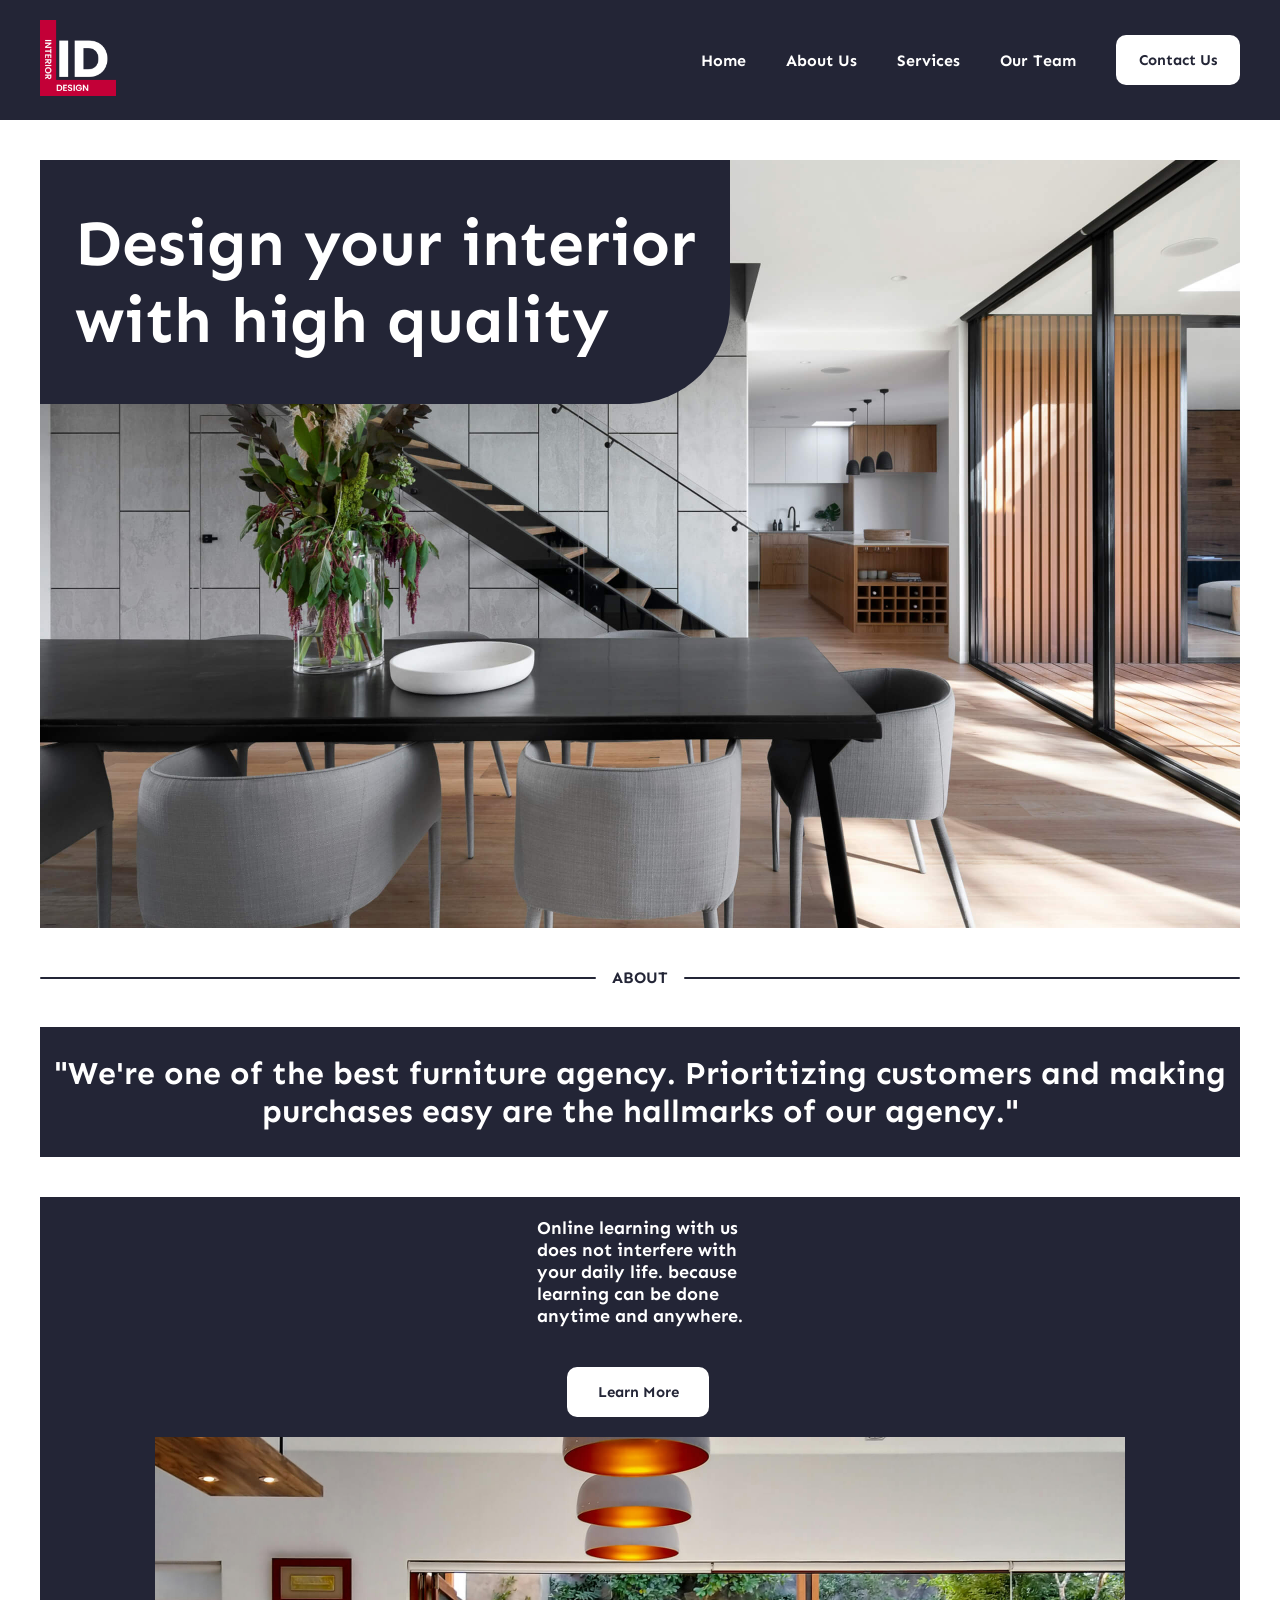
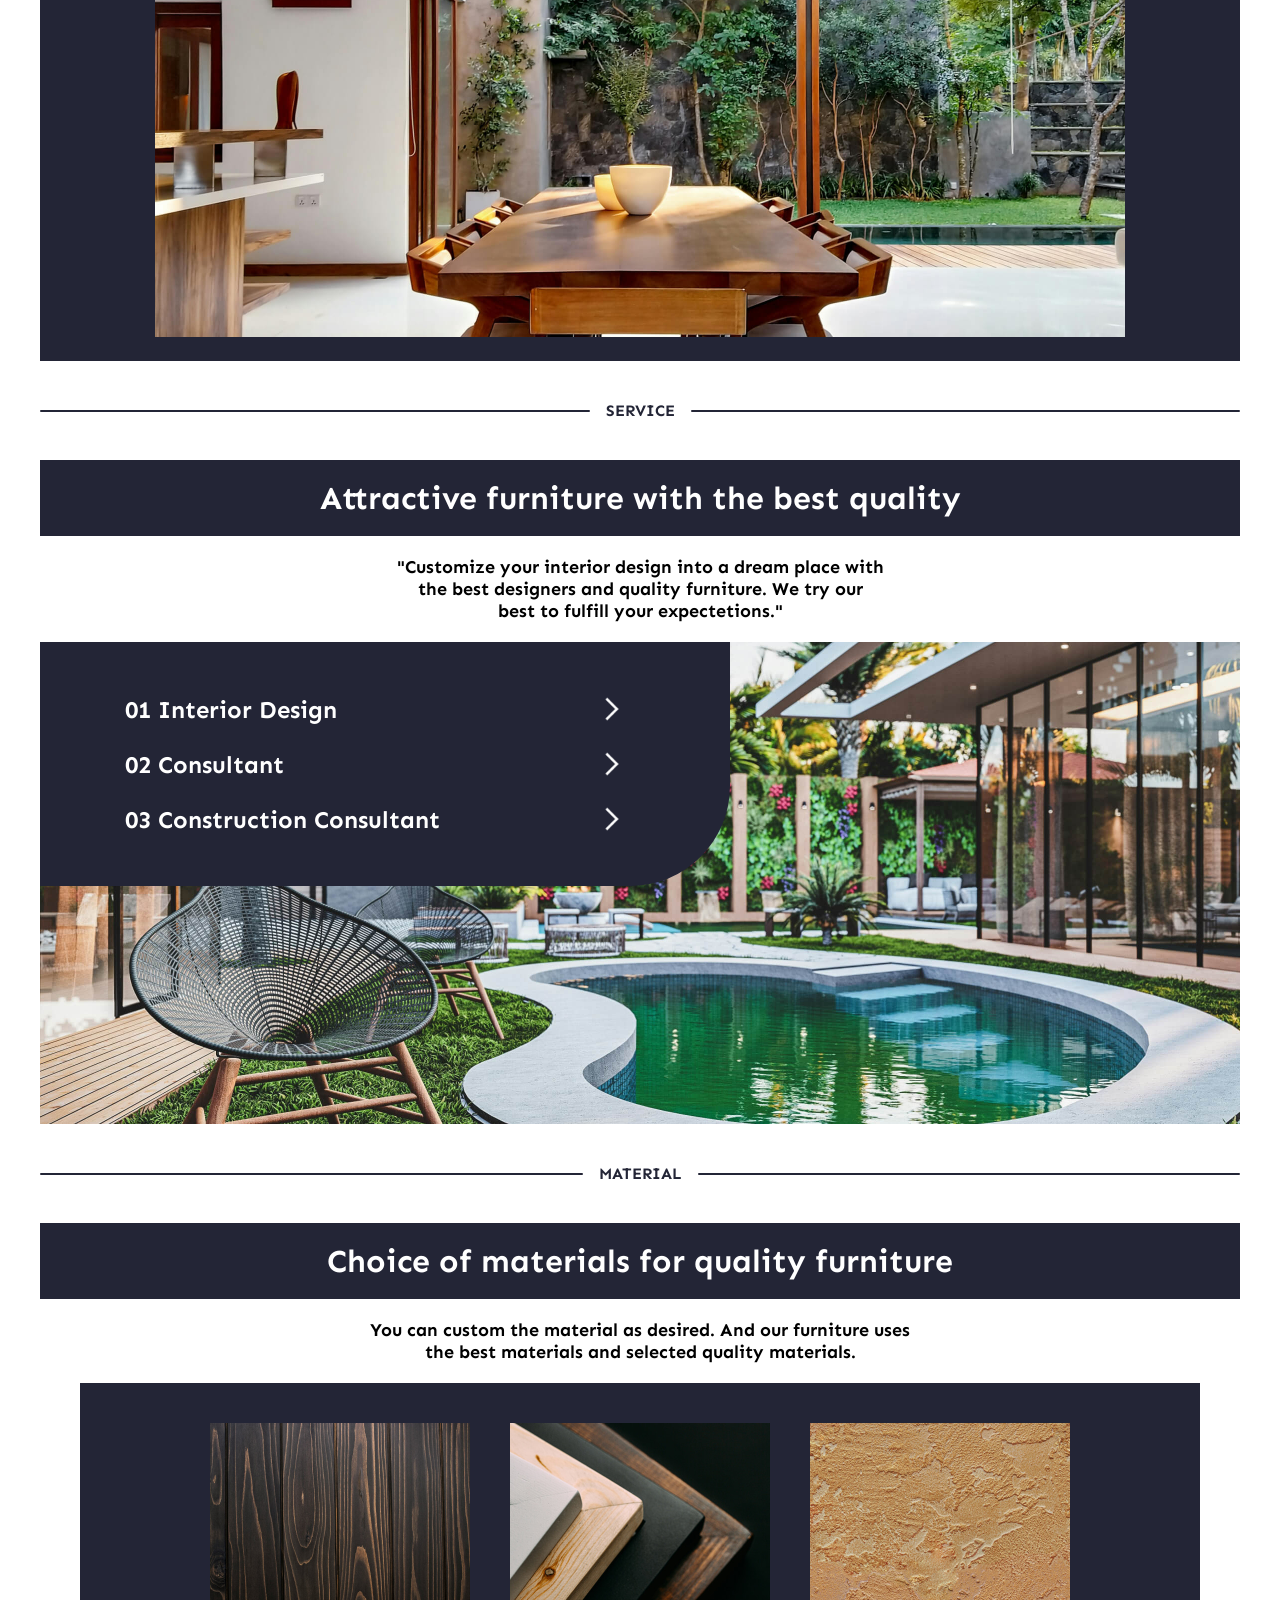
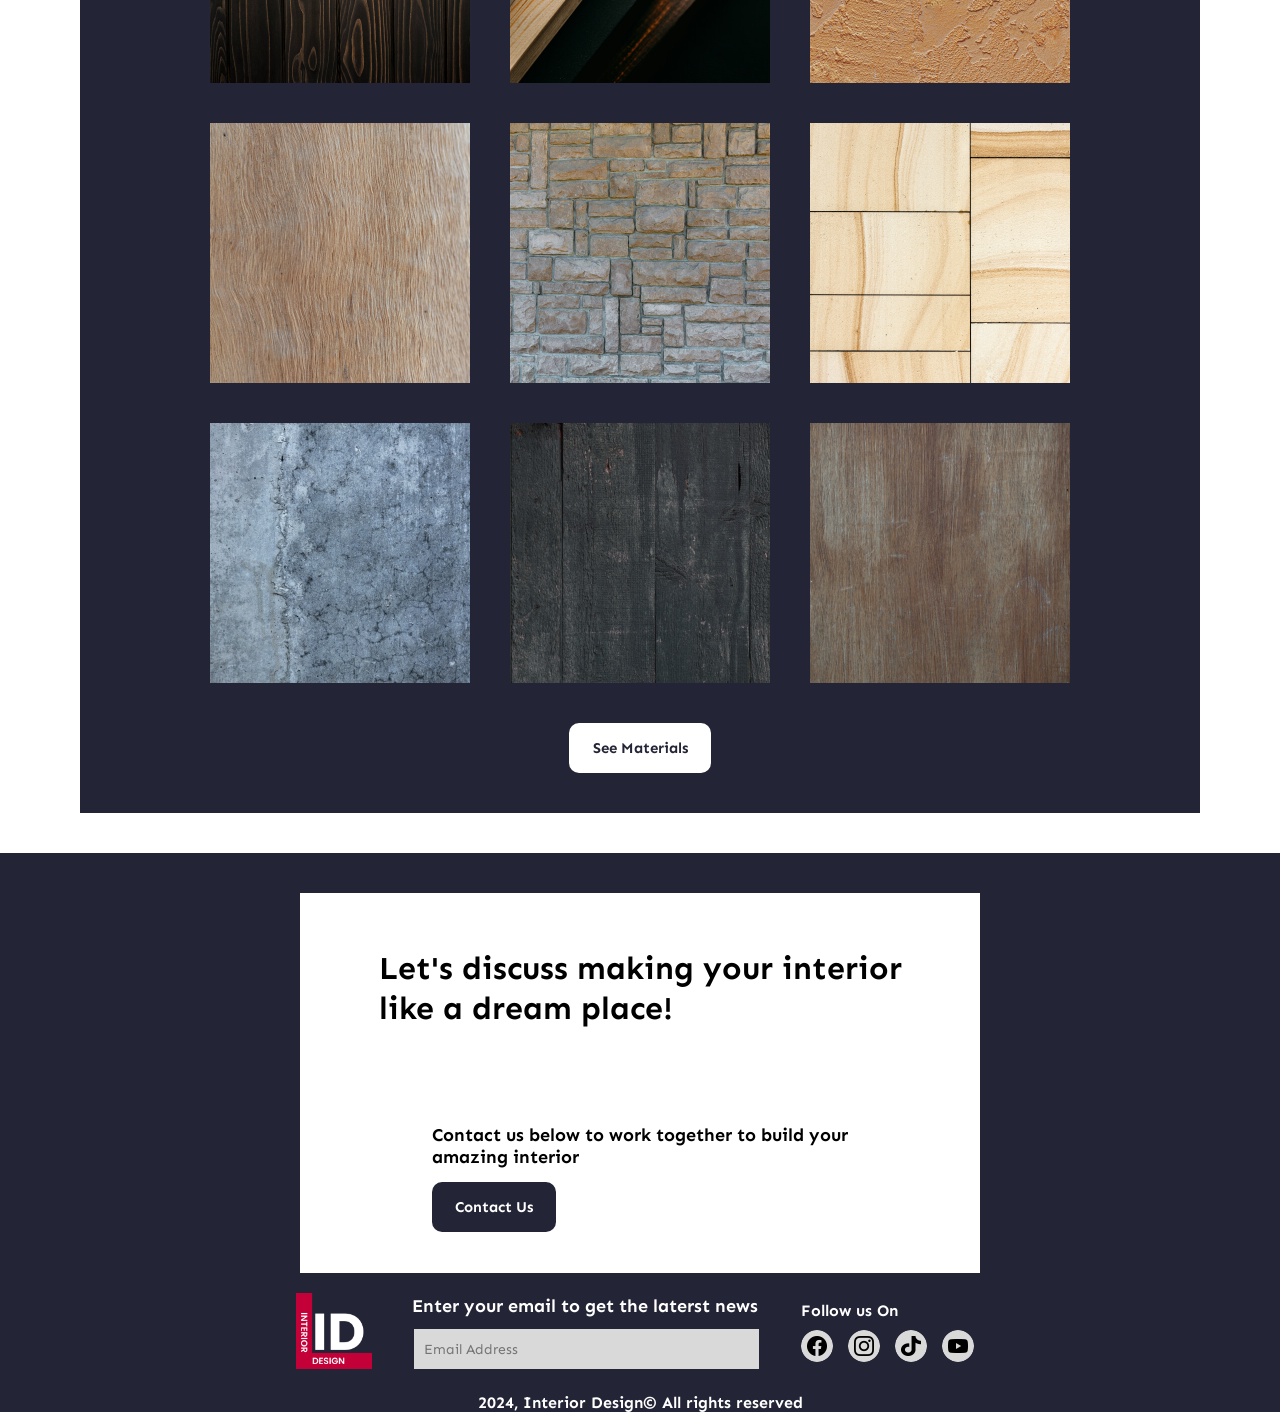
<file: 1_Home/index.html>
<!DOCTYPE html>
<html lang="en">

<head>
    <meta charset="UTF-8">
    <meta name="viewport" content="width=device-width, initial-scale=1.0">
    <title>Home</title>
    <link rel="stylesheet" href="styles.css">

    <!--------------------------------------- шрифт ---------------------------------------->
    <style>
        @import url('https://fonts.googleapis.com/css2?family=Sen:wght@400..800&display=swap');
    </style>
    <!-------------------------------------------------------------------------------------->

</head>

<body>

    <header class="header">
        <nav class="container-nav">
            <div class="logo">
                <img src="images/Logo.png" alt="logo" class="logo" />
            </div>
            <input id="menu-toggle" type="checkbox" />
            <label class="menu-button-container flex-column justify-between" for="menu-toggle">
                <span></span>
                <span></span>
                <span></span>
            </label>
            <ul class="menu">
                <li><a href="/1_Home/index.html">Home</a></li>
                <li><a href="/2_About Us/index.html">About Us</a></li>
                <li><a href="/3_Services/index.html">Services</a></li>
                <li><a href="/4_Our Team/index.html">Our Team</a></li>
                <li><a href="/5_Contact Us/index.html"><button>Contact Us</button></a></li>
            </ul>
        </nav>
    </header>

    <main>
        <div class="container-home">
            <div class="group-home">
                <p>Design your interior <br> with high quality</p>
            </div>
        </div>

        <div class="lines-1">
            <hr class="line-1">
            <h4>ABOUT</h4>
            <hr class="line-2">
        </div>

        <div class="text-1">
            <p> "We're one of the best furniture agency. Prioritizing customers and making <br> purchases
                easy are the hallmarks of our agency."
            </p>
        </div>

        <div class="container-learn">

            <div class="group-learn">
                <div class="block-learn">Online learning with us <br> does not interfere with <br> your daily life.
                    because <br>
                    learning can be done <br> anytime and anywhere.
                    <button class="btn2">
                        Learn More
                    </button>
                </div>
            </div>
            <div class="image-learn"><img src="images/Banner_2.jpg" alt=""></div>
        </div>

        <div class="lines-2">
            <hr class="line-3">
            <h4>SERVICE</h4>
            <hr class="line-4">
        </div>

        <div class="text-2">
            <p>Attractive furniture with the best quality</p>
        </div>

        <div class="text-3">
            <p>"Customize your interior design into a dream place with <br> the best designers and quality furniture.
                We
                try our <br>
                best to fulfill your expectetions."</p>
        </div>

        <div class="container-banner-3">
            <div class="blocks">
                <div class="block_1">
                    <p>01 Interior Design</p><a href="#"><img src="images/right_1.png" alt="#"></a>
                </div>
                <div class="block_2">
                    <p>02 Consultant</p><a href="#"><img src="images/right_1.png" alt="#"></a>
                </div>
                <div class="block_3">
                    <p>03 Construction Consultant</p><a href="#"><img src="images/right_1.png" alt="#"></a>
                </div>
            </div>
        </div>

        <div class="lines-3">
            <hr class="line-5">
            <h4>MATERIAL</h4>
            <hr class="line-6">
        </div>

        <div class="text-4">
            <p>Choice of materials for quality furniture</p>
        </div>

        <div class="text-5">
            <p>You can custom the material as desired. And our furniture uses <br> the best materials and selected
                quality
                materials.</p>
        </div>

        <div class="container grid">

            <div class="cards-collection grid">
                <div class="card"><img src="images/image_1.jpg" alt=""></div>
                <div class="card"><img src="images/image_2.jpg" alt=""></div>
                <div class="card"><img src="images/image_3.jpg" alt=""></div>
                <div class="card"><img src="images/image_4.jpg" alt=""></div>
                <div class="card"><img src="images/image_5.jpg" alt=""></div>
                <div class="card"><img src="images/image_6.jpg" alt=""></div>
                <div class="card"><img src="images/image_7.jpg" alt=""></div>
                <div class="card"><img src="images/image_8.jpg" alt=""></div>
                <div class="card"><img src="images/image_9.jpg" alt=""></div>
            </div>

            <div class="container-button">
                <button class="btn3">See Materials</button>
            </div>
        </div>
    </main>

    <footer>
        <div class="footer-containers-1">
            <div class="f-container-1">
                <div class="f-block-1">
                    <p>Let's discuss making your interior <br> like a dream place!</p>
                </div>
            </div>
            <div class="f-container-2">
                <div class="f-block-2">
                    <p>Contact us below to work together to build your <br> amazing interior</p>
                    <button>
                        Contact Us
                    </button>
                </div>
            </div>
        </div>

        <div class="footer-containers-2">
            <div class="f-container-3">
                <div class="f-block-3">
                    <img src="images/Logo.png" alt="logo">
                </div>
            </div>
            <div class="f-container-4">
                <div class="f-block-4">
                    <p>Enter your email to get the laterst news</p>
                    <Input class="mail" type="text" placeholder="Email Address"></Input>
                </div>
            </div>
            <div class="f-container-5">
                <div class="f-block-5">Follow us On
                    <nav>
                        <a href="#"><img src="images/Group 1480.png" alt=""></a>
                        <a href="#"><img src="images/Group 2480.png" alt=""></a>
                        <a href="#"><img src="images/Group 3480.png" alt=""></a>
                        <a href="#"><img src="images/Group 4480.png" alt=""></a>
                    </nav>
                </div>
            </div>
        </div>
        <div class="copy">2024, Interior Design&copy; All rights reserved</div>
    </footer>

</body>
</html>
</file>
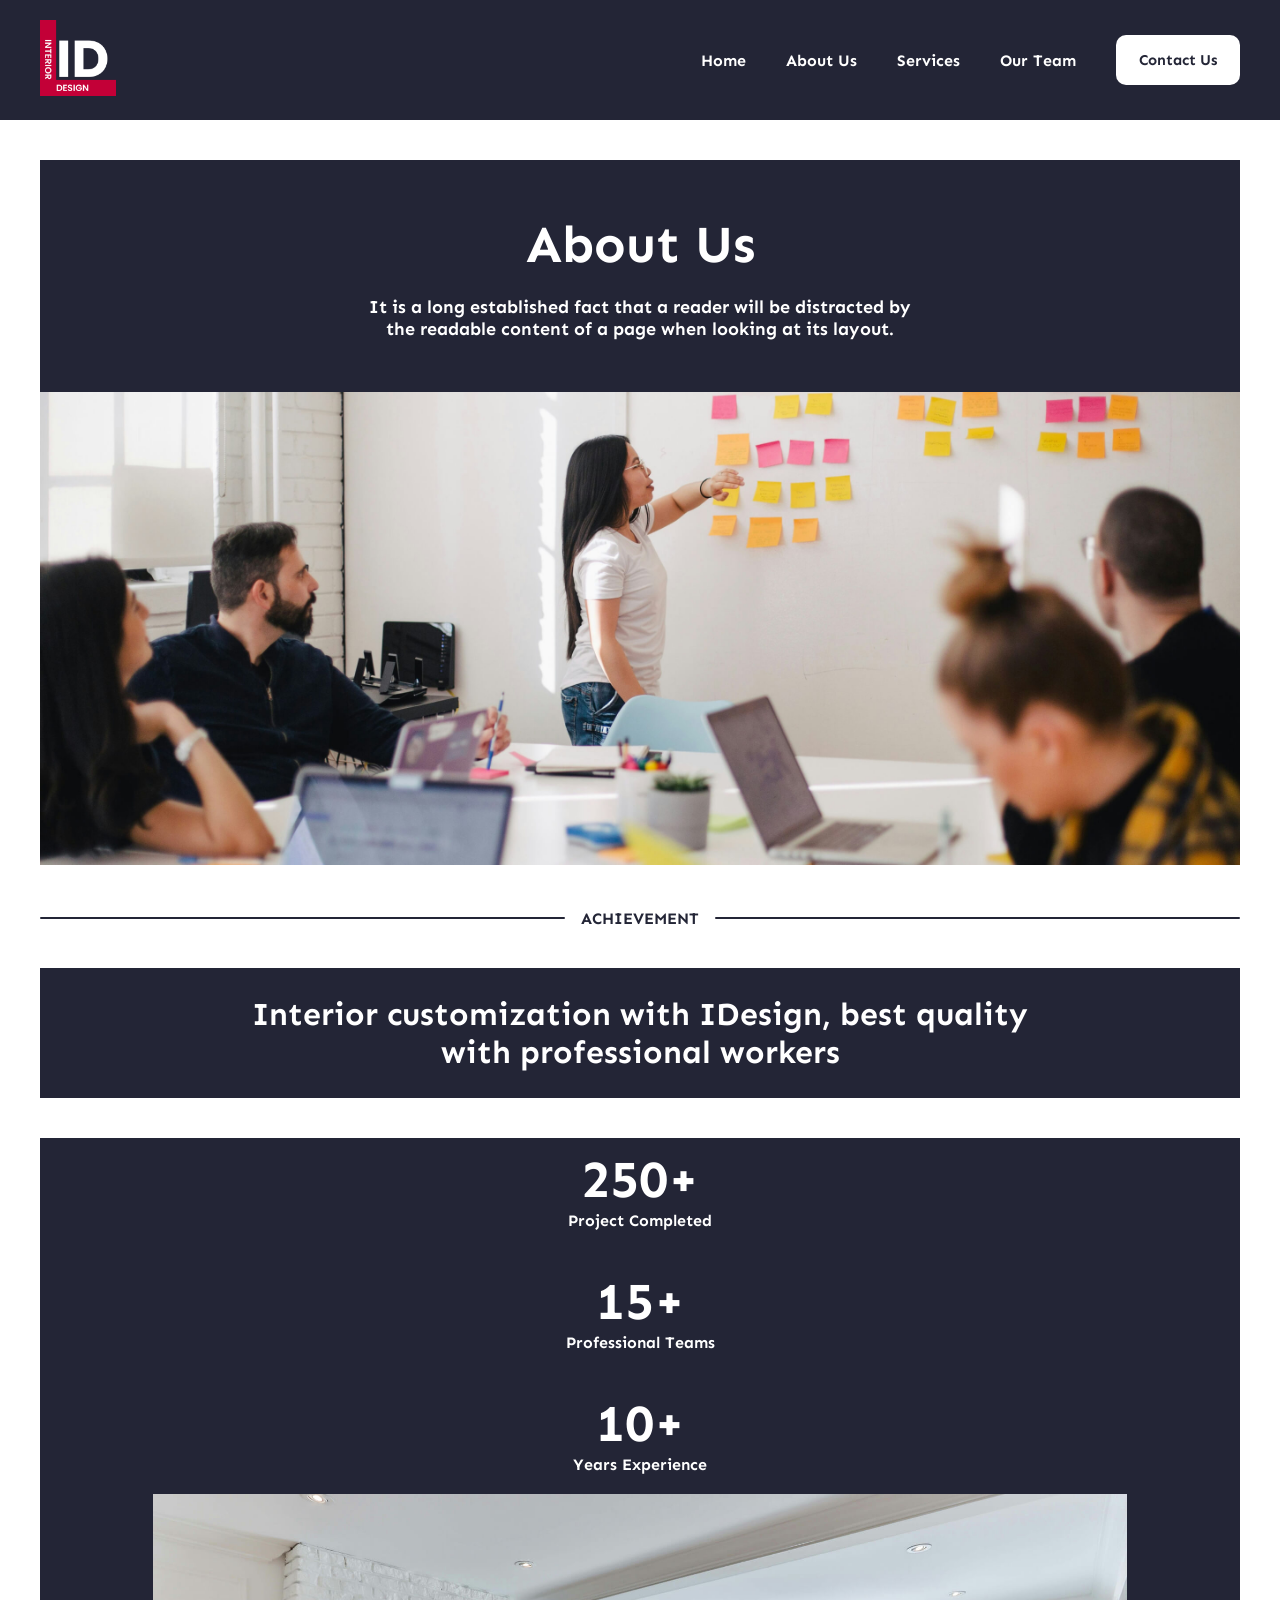
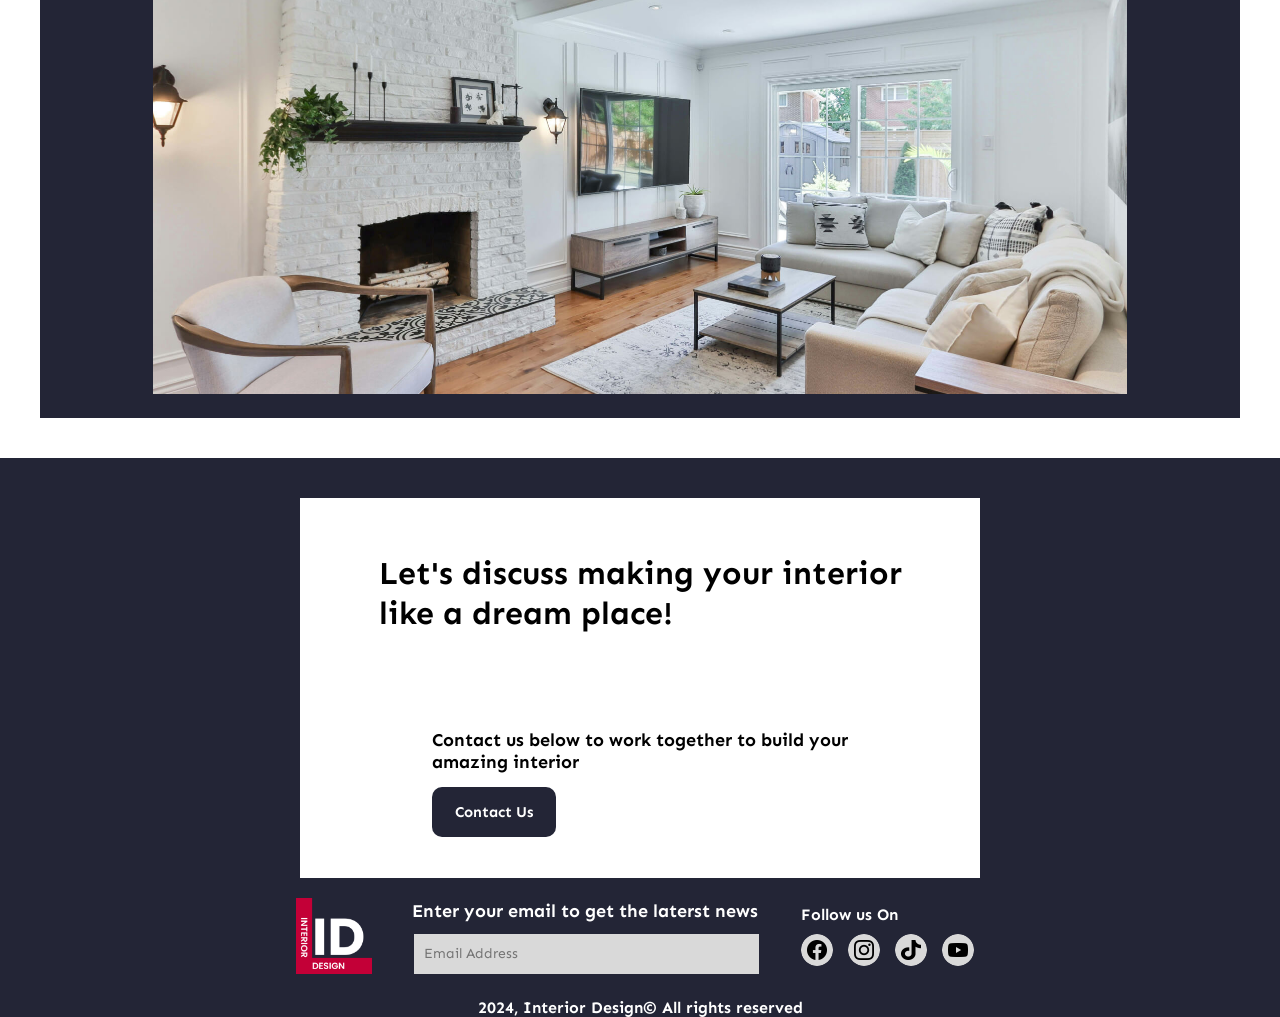
<file: 2_About Us/index.html>
<!DOCTYPE html>
<html lang="en">

<head>
    <meta charset="UTF-8">
    <meta name="viewport" content="width=device-width, initial-scale=1.0">
    <title>About Us</title>
    <link rel="stylesheet" href="styles.css">

    <!--------------------------------------- шрифт ---------------------------------------->
    <style>
        @import url('https://fonts.googleapis.com/css2?family=Sen:wght@400..800&display=swap');
    </style>
    <!-------------------------------------------------------------------------------------->

</head>

<body>

    <header class="header">
        <nav class="container-nav">
            <div class="logo">
                <img src="images/Logo.png" alt="logo" class="logo" />
            </div>
            <input id="menu-toggle" type="checkbox" />
            <label class="menu-button-container flex-column justify-between" for="menu-toggle">
                <span></span>
                <span></span>
                <span></span>
            </label>
            <ul class="menu">
                <li><a href="/1_Home/index.html">Home</a></li>
                <li><a href="/2_About Us/index.html">About Us</a></li>
                <li><a href="/3_Services/index.html">Services</a></li>
                <li><a href="/4_Our Team/index.html">Our Team</a></li>
                <li><a href="/5_Contact Us/index.html"><button>Contact Us</button></a></li>
            </ul>
        </nav>
    </header>

    <main>

        <div class="group-about">
                <h2>About Us</h2>
                <p>It is a long established fact that a reader will be distracted by <br> the readable content of a page
                    when looking at its layout.</p>
        </div>
        <div class="container-about"><img src="images/Banner1_image.jpg" alt=""></div>

        <div class="lines-1">
            <hr class="line-1">
            <h4>ACHIEVEMENT</h4>
            <hr class="line-2">
        </div>

        <div class="text-1">
            <p>Interior customization with IDesign, best quality <br>
                with professional workers</p>
        </div>

        <div class="container-banner">

            <div class="group">
                <div class="block-banner">
                    <div>
                        <h3>250+</h3>
                        <p>Project Completed</p>
                    </div>
                    <div>
                        <h3>15+</h3>
                        <p>Professional Teams</p>
                    </div>
                    <div>
                        <h3>10+</h3>
                        <p>Years Experience</p>
                    </div>
                </div>
            </div>
            <div class="container-image"><img src="images/Banner_2.jpg" alt=""></div>

        </div>

    </main>


    <footer>
        <div class="footer-containers-1">
            <div class="f-container-1">
                <div class="f-block-1">
                    <p>Let's discuss making your interior <br> like a dream place!</p>
                </div>
            </div>
            <div class="f-container-2">
                <div class="f-block-2">
                    <p>Contact us below to work together to build your <br> amazing interior</p>
                    <button>
                        Contact Us
                    </button>
                </div>
            </div>
        </div>

        <div class="footer-containers-2">
            <div class="f-container-3">
                <div class="f-block-3">
                    <img src="images/Logo.png" alt="logo">
                </div>
            </div>
            <div class="f-container-4">
                <div class="f-block-4">
                    <p>Enter your email to get the laterst news</p>
                    <Input class="mail" type="text" placeholder="Email Address"></Input>
                </div>
            </div>
            <div class="f-container-5">
                <div class="f-block-5">Follow us On
                    <nav>
                        <a href="#"><img src="images/Group 1480.png" alt=""></a>
                        <a href="#"><img src="images/Group 2480.png" alt=""></a>
                        <a href="#"><img src="images/Group 3480.png" alt=""></a>
                        <a href="#"><img src="images/Group 4480.png" alt=""></a>
                    </nav>
                </div>
            </div>
        </div>
        <div class="copy">2024, Interior Design&copy; All rights reserved</div>
    </footer>

</body>
</html>
</file>
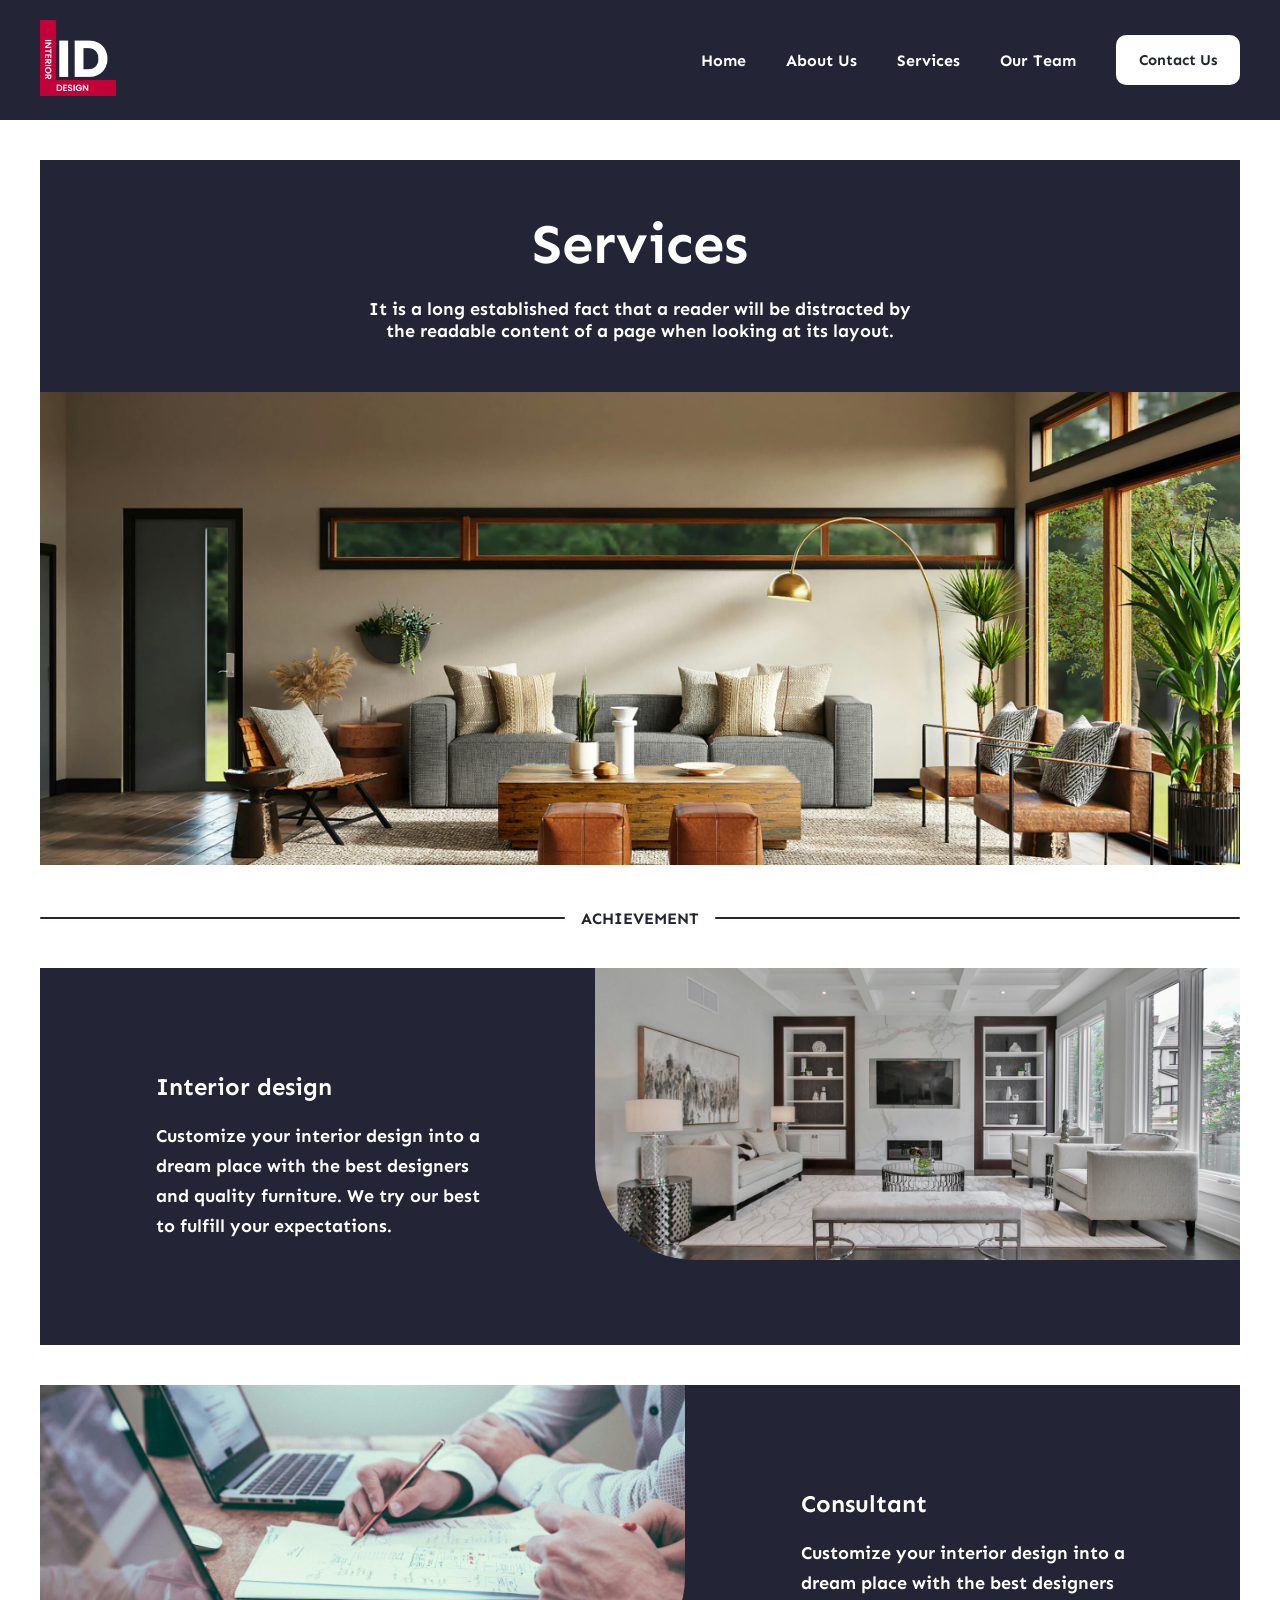
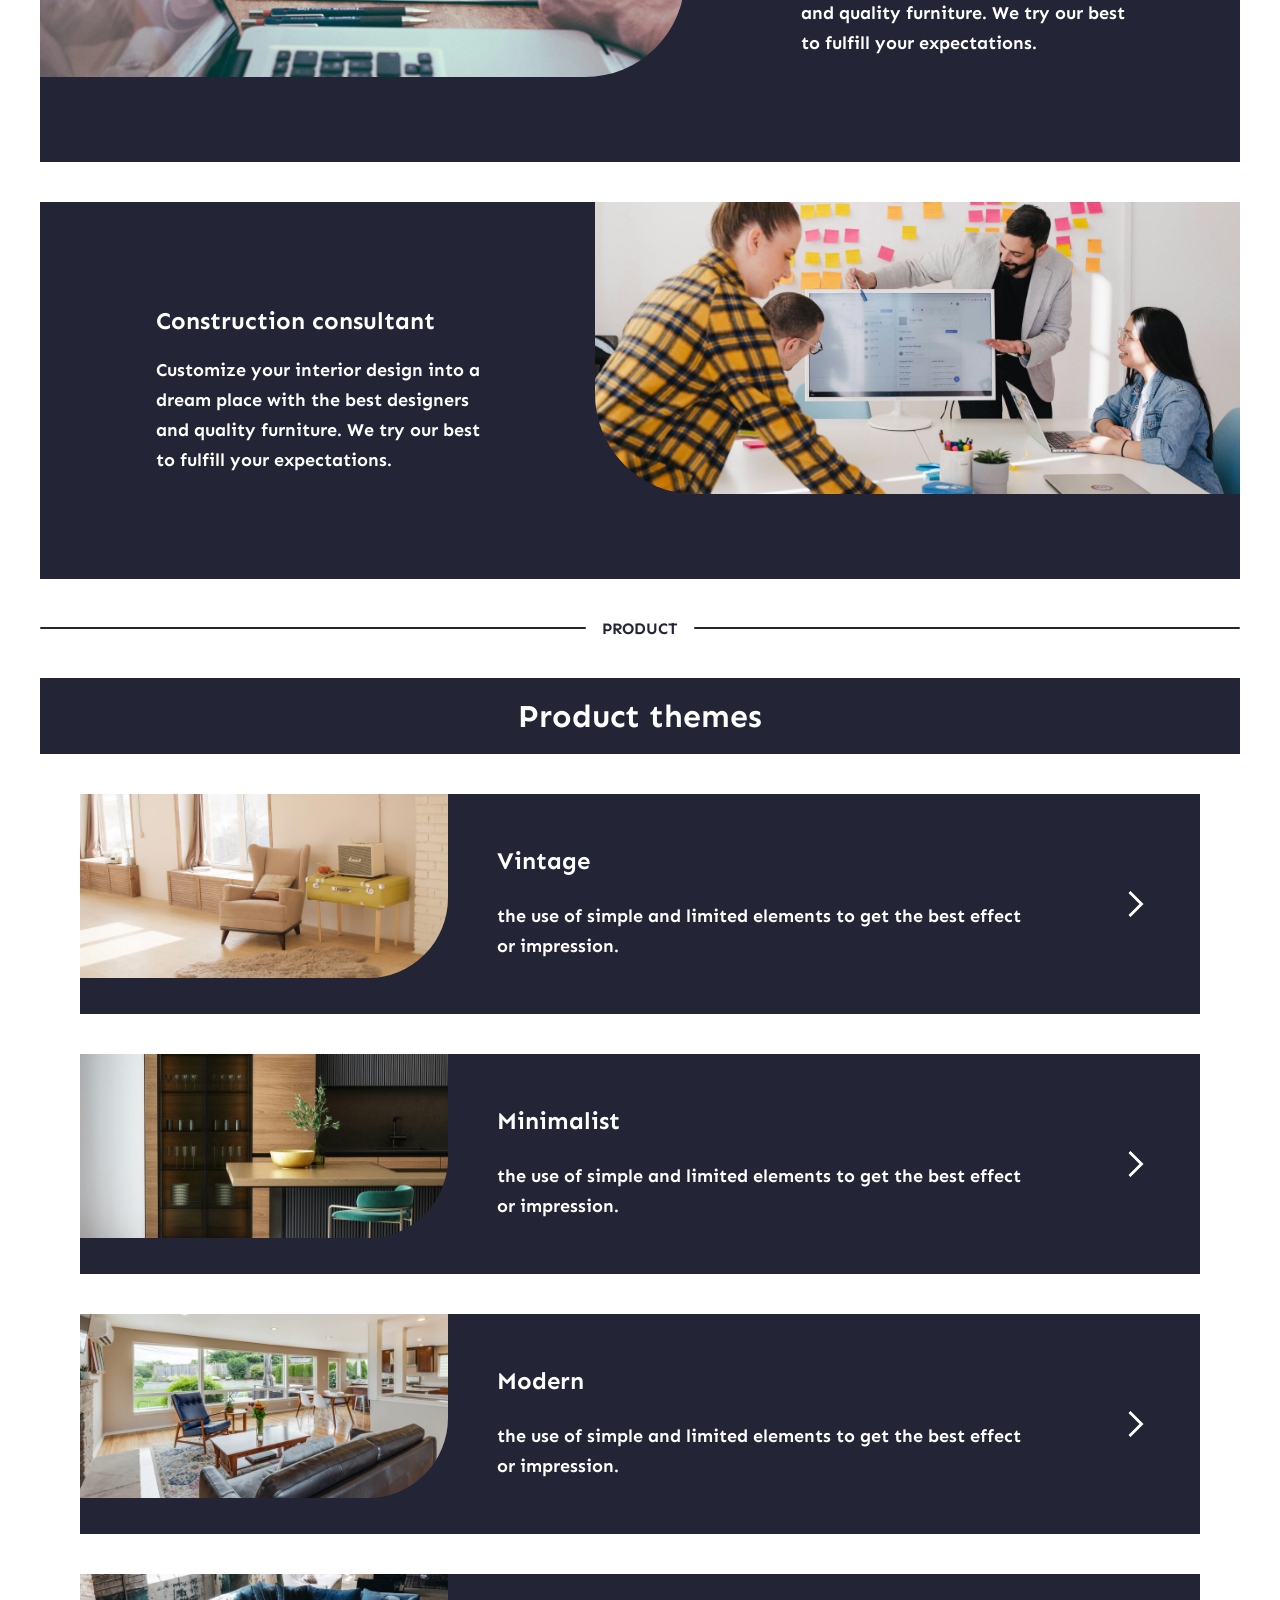
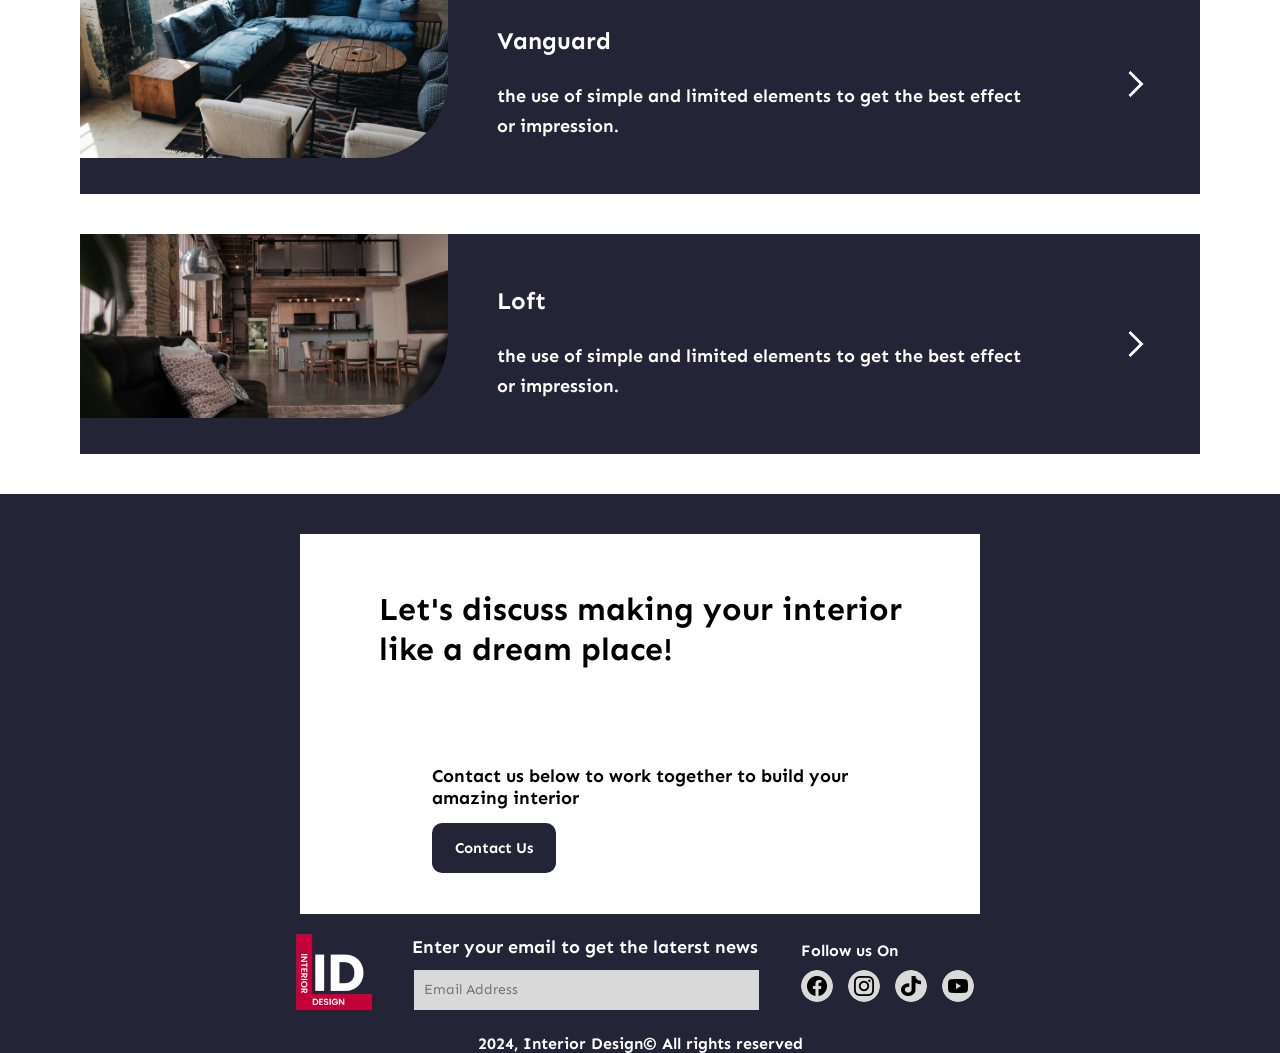
<file: 3_Services/index.html>
<!DOCTYPE html>
<html lang="en">

<head>
    <meta charset="UTF-8">
    <meta name="viewport" content="width=device-width, initial-scale=1.0">
    <title>Services</title>
    <link rel="stylesheet" href="styles.css">

    <!--------------------------------------- шрифт ---------------------------------------->
    <style>
        @import url('https://fonts.googleapis.com/css2?family=Sen:wght@400..800&display=swap');
    </style>
    <!-------------------------------------------------------------------------------------->

</head>

<body>

    <header class="header">
        <nav class="container-nav">
            <div class="logo">
                <img src="images/Logo.png" alt="logo" class="logo" />
            </div>
            <input id="menu-toggle" type="checkbox" />
            <label class="menu-button-container flex-column justify-between" for="menu-toggle">
                <span></span>
                <span></span>
                <span></span>
            </label>
            <ul class="menu">
                <li><a href="/1_Home/index.html">Home</a></li>
                <li><a href="/2_About Us/index.html">About Us</a></li>
                <li><a href="/3_Services/index.html">Services</a></li>
                <li><a href="/4_Our Team/index.html">Our Team</a></li>
                <li><a href="/5_Contact Us/index.html"><button>Contact Us</button></a></li>
            </ul>
        </nav>
    </header>



    <main>

        <div class="group-services">
            <div class="text-1">
                <h1>Services</h1>
                <p>It is a long established fact that a reader will be distracted by <br> the readable
                    content of a page when looking at its layout.</p>
            </div>
        </div>
        <div class="container-services"><img src="images/Banner image.jpg" alt=""></div>


        <div class="lines-1">
            <hr class="line-1">
            <h4>ACHIEVEMENT</h4>
            <hr class="line-2">
        </div>


        <div class="container-banner-1">

            <div class="group-1">
                <div class="block-banner-1">
                    <h2>Interior design</h2>
                    <p>Customize your interior design into a <br> dream place with the best designers <br> and quality
                        furniture. We try our best <br> to fulfill your expectations.</p>
                </div>
            </div>
            <div class="container-image-1"><img src="images/Image_1.jpg" alt=""></div>

        </div>

        <div class="container-banner-2">

            <div class="container-image-2"><img src="images/Image_2.jpg" alt=""></div>
            <div class="group-2">
                <div class="block-banner-2">
                    <h2>Consultant</h2>
                    <p>Customize your interior design into a <br> dream place with the best designers <br> and quality
                        furniture. We try our best <br> to fulfill your expectations.</p>
                </div>
            </div>

        </div>

        <div class="container-banner-3">

            <div class="group-3">
                <div class="block-banner-3">
                    <h2>Construction consultant</h2>
                    <p>Customize your interior design into a <br> dream place with the best designers <br> and quality
                        furniture. We try our best <br> to fulfill your expectations.</p>
                </div>
            </div>
            <div class="container-image-3"><img src="images/Image_3.jpg" alt=""></div>

        </div>




        <div class="lines-2">
            <hr class="line-3">
            <h4>PRODUCT</h4>
            <hr class="line-4">
        </div>


        <div class="text-2">
            <p>Product themes</p>
        </div>



        <div class="second-container">

            <div class="image-1"><img src="images/Vintage image.jpg" alt=""></div>
            <div class="banner">
                <div class="second-block">
                    <h3>Vintage</h3>
                    <p>the use of simple and limited elements to get the best effect <br> or impression.</p>
                </div>
                <div class="btn-right">
                    <img src="images/Button_right_1.png" alt="button">
                </div>
            </div>

        </div>



        <div class="second-container">

            <div class="image-2"><img src="images/Minimalist image.jpg" alt=""></div>
            <div class="banner">
                <div class="second-block">
                    <h3>Minimalist</h3>
                    <p>the use of simple and limited elements to get the best effect <br> or impression.</p>
                </div>
                <div class="btn-right">
                    <img src="images/Button_right_1.png" alt="button">
                </div>
            </div>

        </div>

        <div class="second-container">

            <div class="image-3"><img src="images/Modern image.jpg" alt=""></div>
            <div class="banner">
                <div class="second-block">
                    <h3>Modern</h3>
                    <p>the use of simple and limited elements to get the best effect <br> or impression.</p>
                </div>
                <div class="btn-right">
                    <img src="images/Button_right_1.png" alt="button">
                </div>
            </div>

        </div>

        <div class="second-container">

            <div class="image-4"><img src="images/Vanguard image.jpg" alt=""></div>
            <div class="banner">
                <div class="second-block">
                    <h3>Vanguard</h3>
                    <p>the use of simple and limited elements to get the best effect <br> or impression.</p>
                </div>
                <div class="btn-right">
                    <img src="images/Button_right_1.png" alt="button">
                </div>
            </div>

        </div>

        <div class="second-container">

            <div class="image-5"><img src="images/Loft image.jpg" alt=""></div>
            <div class="banner">
                <div class="second-block">
                    <h3>Loft</h3>
                    <p>the use of simple and limited elements to get the best effect <br> or impression.</p>
                </div>
                <div class="btn-right">
                    <img src="images/Button_right_1.png" alt="button">
                </div>
            </div>


        </div>



    </main>


    <footer>
        <div class="footer-containers-1">
            <div class="f-container-1">
                <div class="f-block-1">
                    <p>Let's discuss making your interior <br> like a dream place!</p>
                </div>
            </div>
            <div class="f-container-2">
                <div class="f-block-2">
                    <p>Contact us below to work together to build your <br> amazing interior</p>
                    <button>
                        Contact Us
                    </button>
                </div>
            </div>
        </div>


        <div class="footer-containers-2">
            <div class="f-container-3">
                <div class="f-block-3">
                    <img src="images/Logo.png" alt="logo">
                </div>
            </div>
            <div class="f-container-4">
                <div class="f-block-4">
                    <p>Enter your email to get the laterst news</p>
                    <Input class="mail" type="text" placeholder="Email Address"></Input>
                </div>
            </div>
            <div class="f-container-5">
                <div class="f-block-5">Follow us On
                    <nav>
                        <a href="#"><img src="images/Group 1480.png" alt=""></a>
                        <a href="#"><img src="images/Group 2480.png" alt=""></a>
                        <a href="#"><img src="images/Group 3480.png" alt=""></a>
                        <a href="#"><img src="images/Group 4480.png" alt=""></a>
                    </nav>
                </div>
            </div>
        </div>
        <div class="copy">2024, Interior Design&copy; All rights reserved</div>
    </footer>




</body>

</html>
</file>
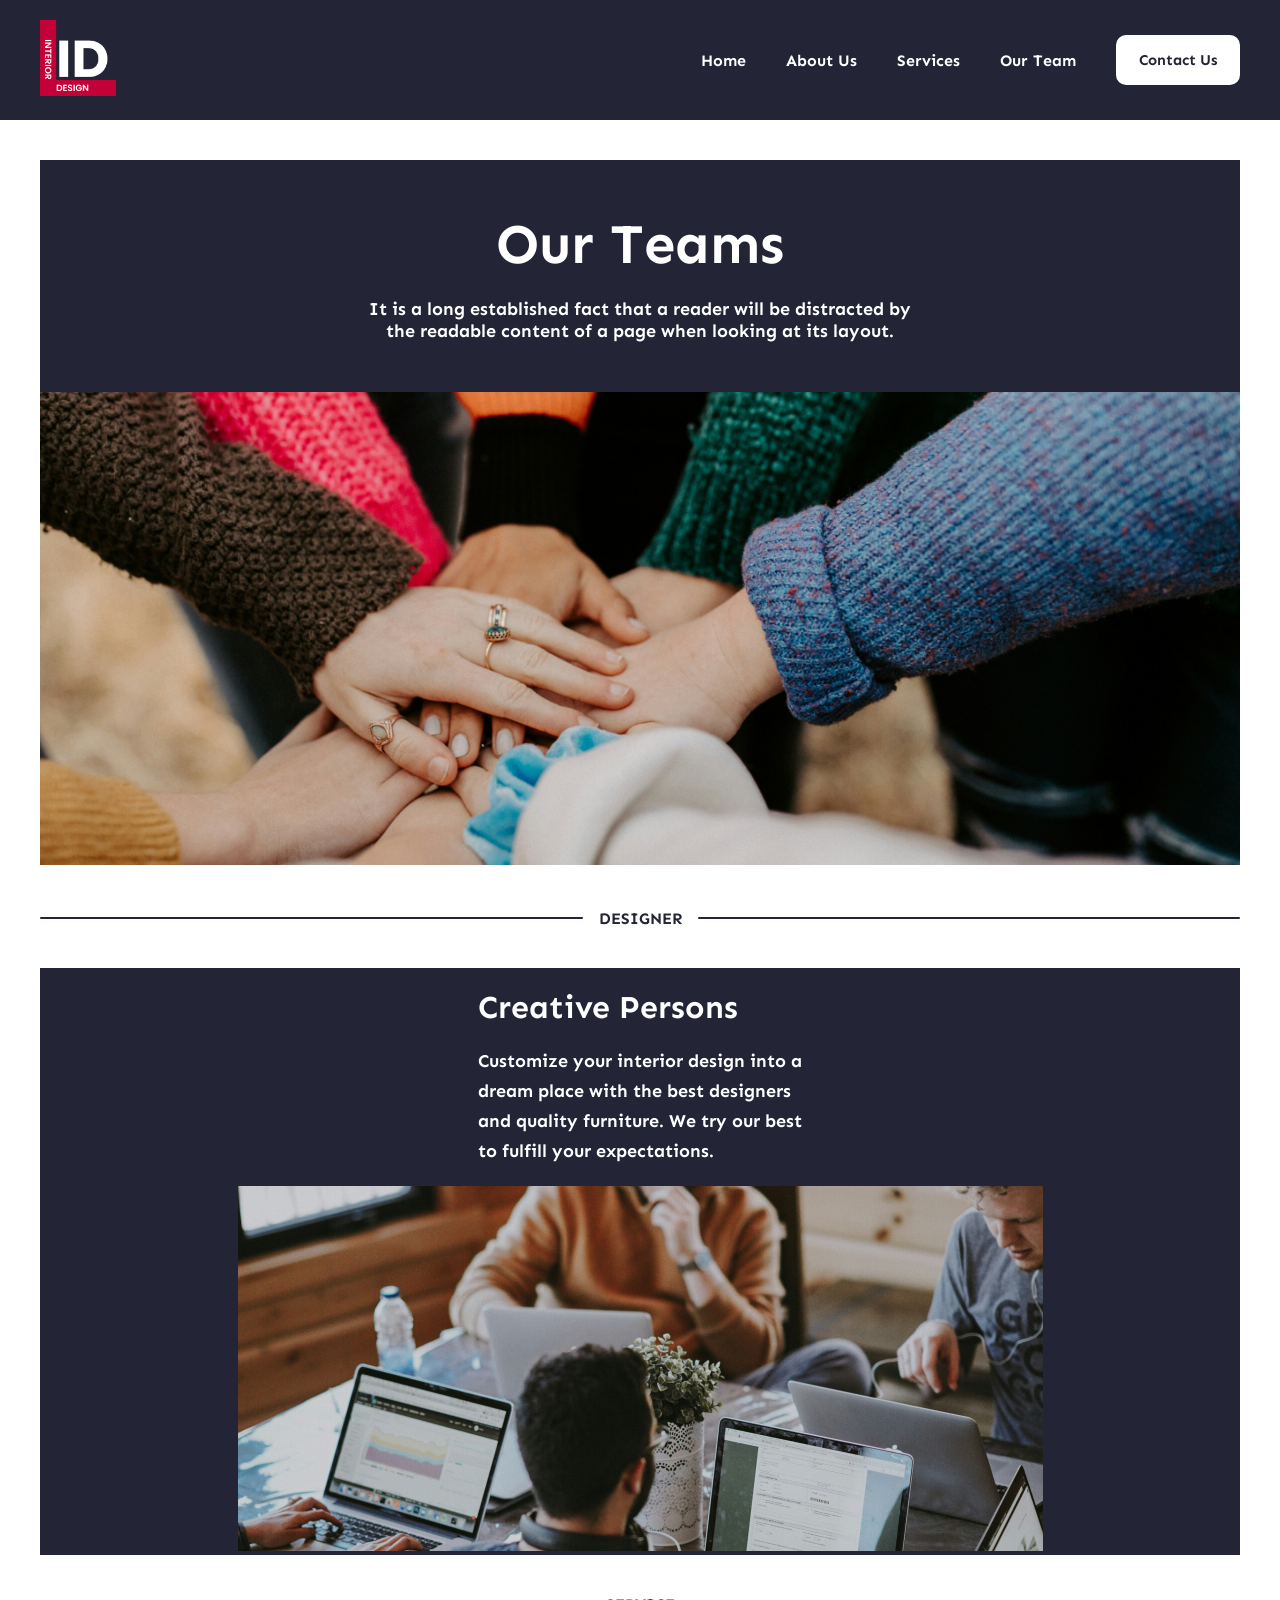
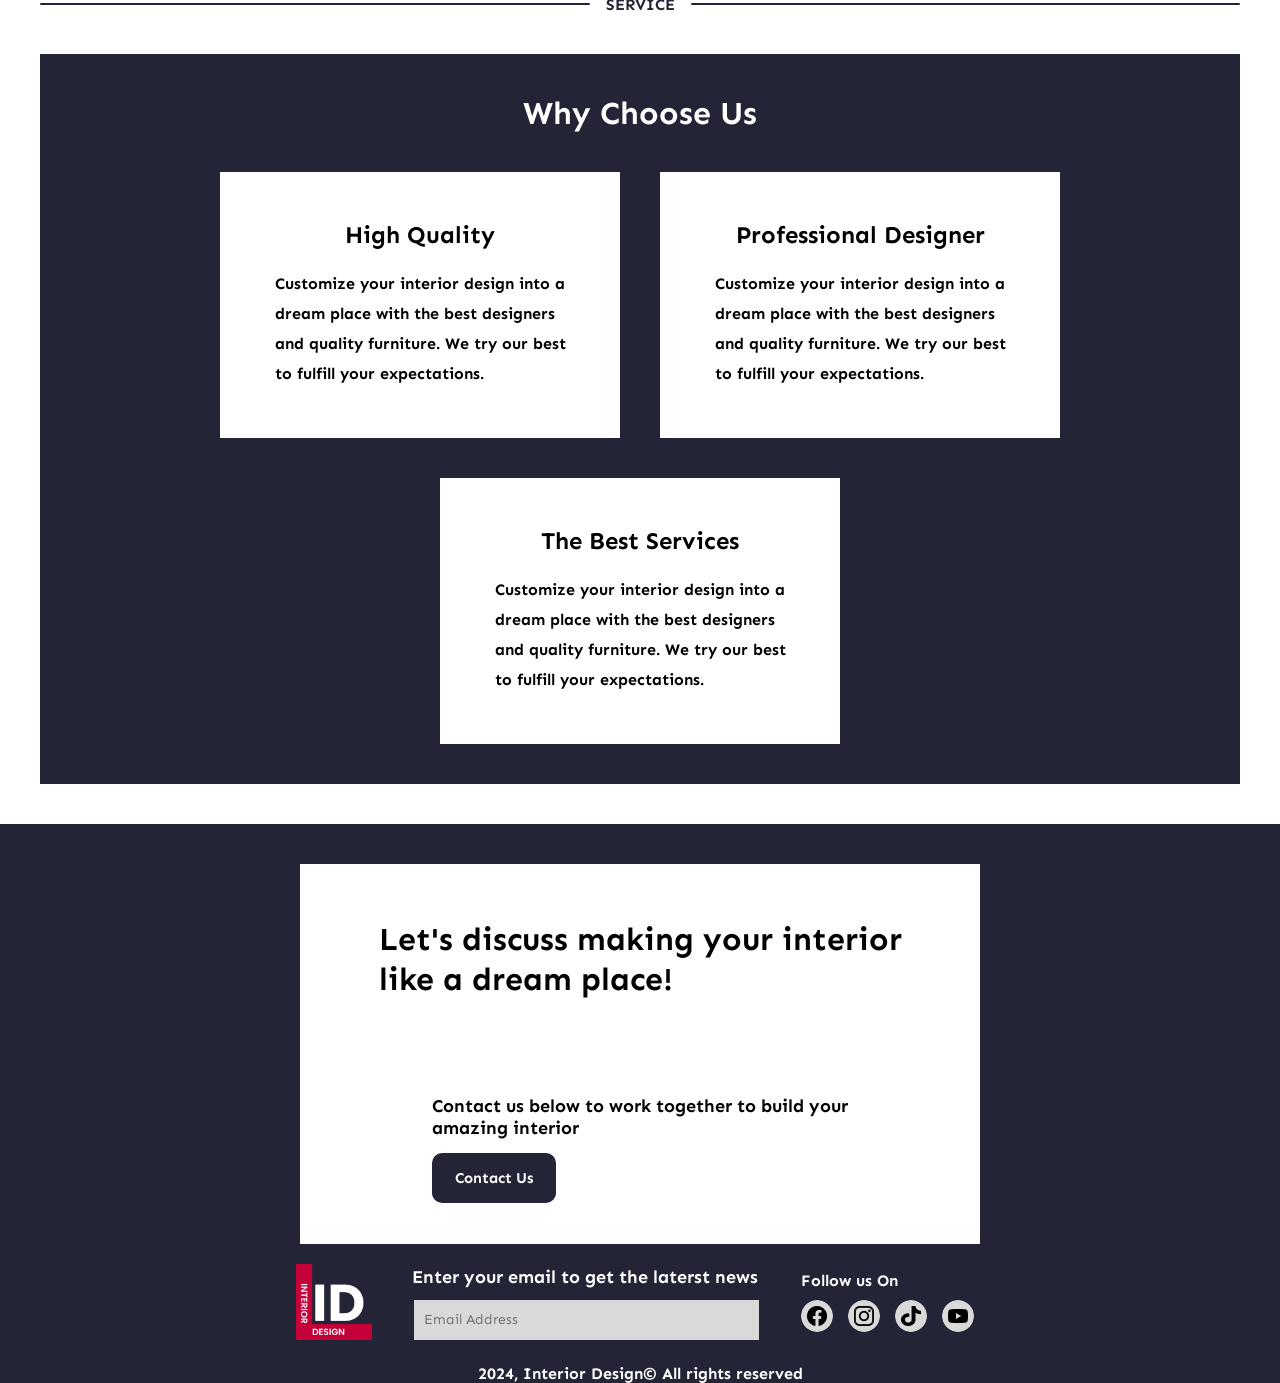
<file: 4_Our Team/index.html>
<!DOCTYPE html>
<html lang="en">

<head>
    <meta charset="UTF-8">
    <meta name="viewport" content="width=device-width, initial-scale=1.0">
    <title>Our Team</title>
    <link rel="stylesheet" href="styles.css">

    <!--------------------------------------- шрифт ---------------------------------------->
    <style>
        @import url('https://fonts.googleapis.com/css2?family=Sen:wght@400..800&display=swap');
    </style>
    <!-------------------------------------------------------------------------------------->

</head>

<body>

    <header class="header">
        <nav class="container-nav">
            <div class="logo">
                <img src="images/Logo.png" alt="logo" class="logo" />
            </div>
            <input id="menu-toggle" type="checkbox" />
            <label class="menu-button-container flex-column justify-between" for="menu-toggle">
                <span></span>
                <span></span>
                <span></span>
            </label>
            <ul class="menu">
                <li><a href="/1_Home/index.html">Home</a></li>
                <li><a href="/2_About Us/index.html">About Us</a></li>
                <li><a href="/3_Services/index.html">Services</a></li>
                <li><a href="/4_Our Team/index.html">Our Team</a></li>
                <li><a href="/5_Contact Us/index.html"><button>Contact Us</button></a></li>
            </ul>
        </nav>
    </header>



    <main>

        <div class="group-teams">
            <h1>Our Teams</h1>
            <p class="text">It is a long established fact that a reader will be distracted by <br> the readable
                content of a page when looking at its layout.</p>
        </div>
        <div class="container-teams"><img src="images/Banner image.jpg" alt=""></div>


        <div class="lines-1">
            <hr class="line-1">
            <h4>DESIGNER</h4>
            <hr class="line-2">
        </div>

        <div class="container-banner">

            <div class="group">
                <div class="block-banner">
                    <h3>Creative Persons</h3>
                    <p>Customize your interior design into a <br> dream place with the best designers <br> and quality
                        furniture.
                        We try our best <br> to fulfill your expectations.</p>
                </div>
            </div>
            <div class="container-image"><img src="images/Image Creative Persons.jpg" alt=""></div>

        </div>

        <div class="lines-2">
            <hr class="line-3">
            <h4>SERVICE</h4>
            <hr class="line-4">
        </div>


        <div class="menu-cards">
            <div class="menu-2"><h2>Why Choose Us</h2></div>
            
            <div class="cards-gallery">
                <div class="card">
                    <h3>High Quality</h3>
                    <p>Customize your interior design into a <br> dream place with the best designers <br> and quality furniture. We try our best <br> to fulfill your expectations.</p>
                </div>
                <div class="card">
                    <h3>Professional Designer</h3>
                    <p>Customize your interior design into a <br> dream place with the best designers <br> and quality furniture. We try our best <br> to fulfill your expectations.</p>
                </div>
                <div class="card">
                    <h3>The Best Services</h3>
                    <p>Customize your interior design into a <br> dream place with the best designers <br> and quality furniture. We try our best <br> to fulfill your expectations.</p>
                </div>
            </div>
        </div>






    </main>


    <footer>
        <div class="footer-containers-1">
            <div class="f-container-1">
                <div class="f-block-1">
                    <p>Let's discuss making your interior <br> like a dream place!</p>
                </div>
            </div>
            <div class="f-container-2">
                <div class="f-block-2">
                    <p>Contact us below to work together to build your <br> amazing interior</p>
                    <button>
                        Contact Us
                    </button>
                </div>
            </div>
        </div>
        <div class="footer-containers-2">
            <div class="f-container-3">
                <div class="f-block-3">
                    <img src="images/Logo.png" alt="logo">
                </div>
            </div>
            <div class="f-container-4">
                <div class="f-block-4">
                    <p>Enter your email to get the laterst news</p>
                    <Input class="mail" type="text" placeholder="Email Address"></Input>
                </div>
            </div>
            <div class="f-container-5">
                <div class="f-block-5">Follow us On
                    <nav>
                        <a href="#"><img src="images/Group 1480.png" alt=""></a>
                        <a href="#"><img src="images/Group 2480.png" alt=""></a>
                        <a href="#"><img src="images/Group 3480.png" alt=""></a>
                        <a href="#"><img src="images/Group 4480.png" alt=""></a>
                    </nav>
                </div>
            </div>
        </div>
        <div class="copy">2024, Interior Design&copy; All rights reserved</div>
    </footer>





</body>

</html>
</file>
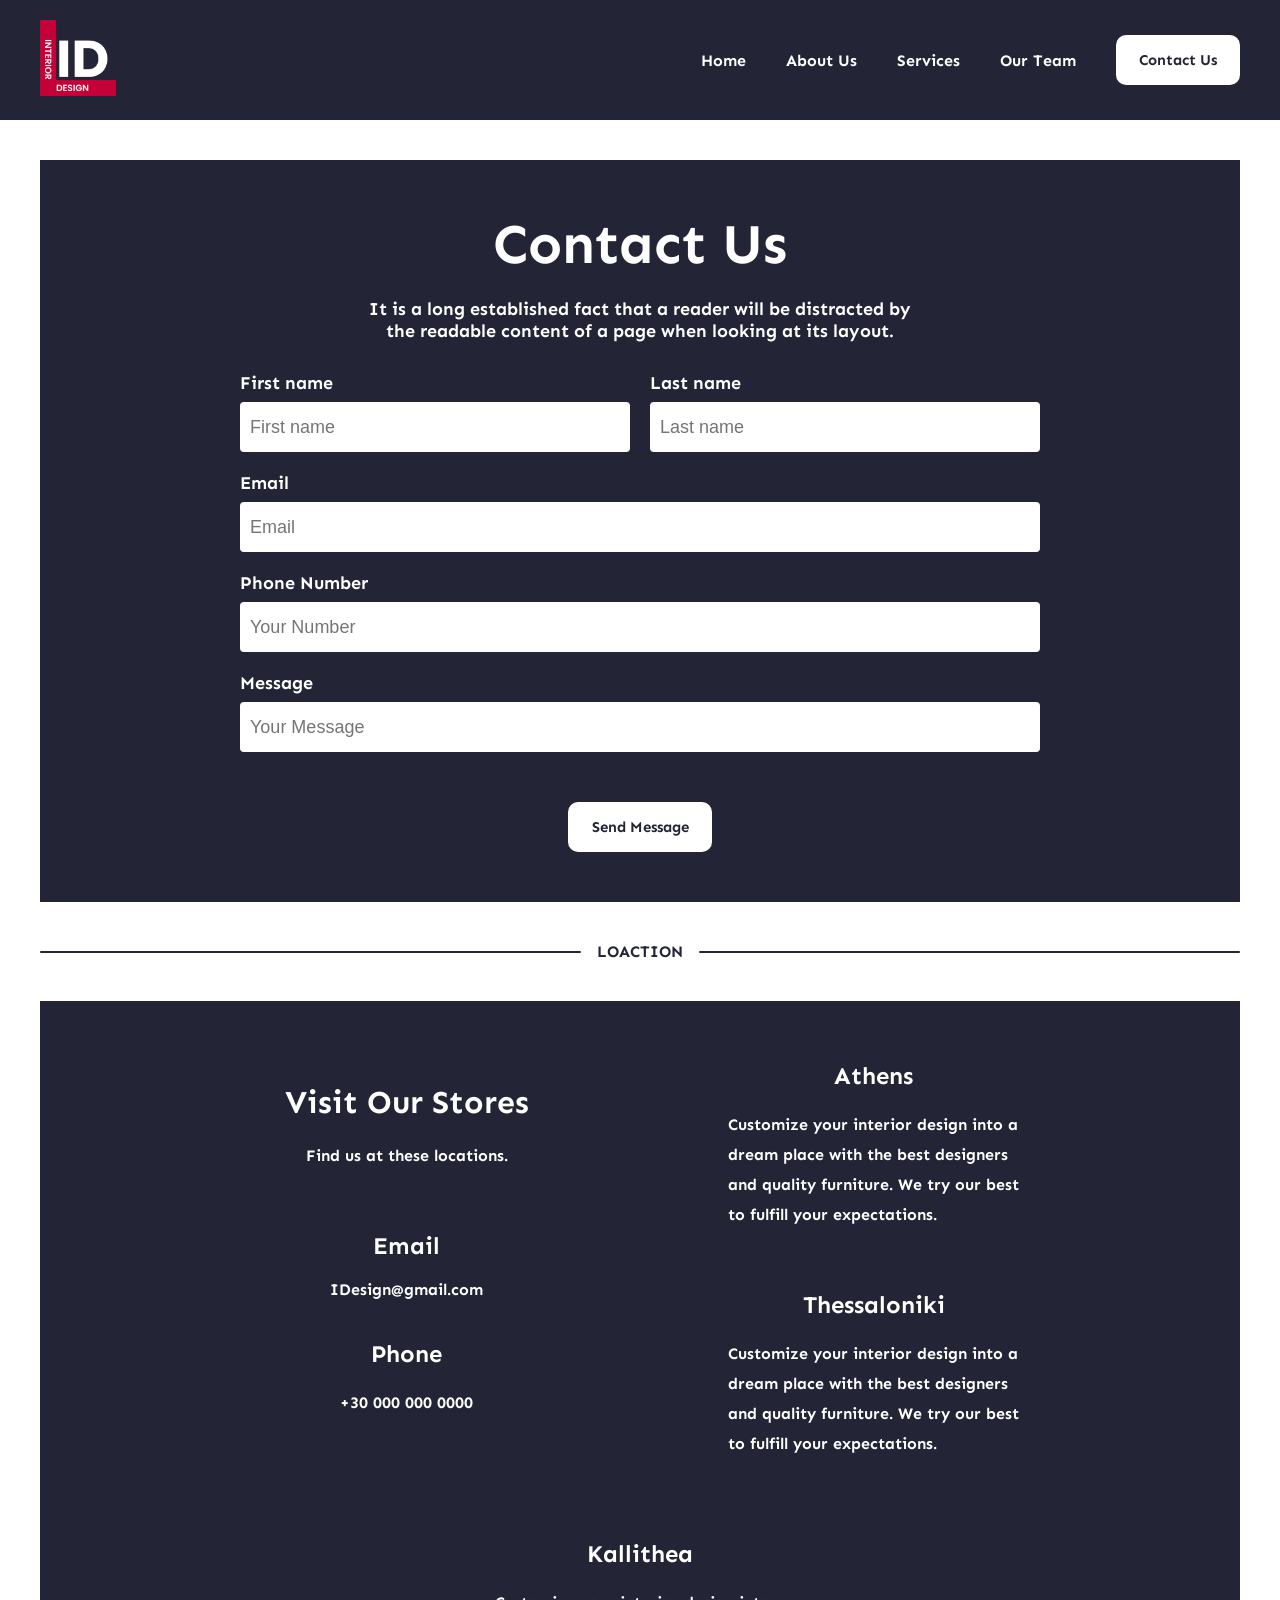
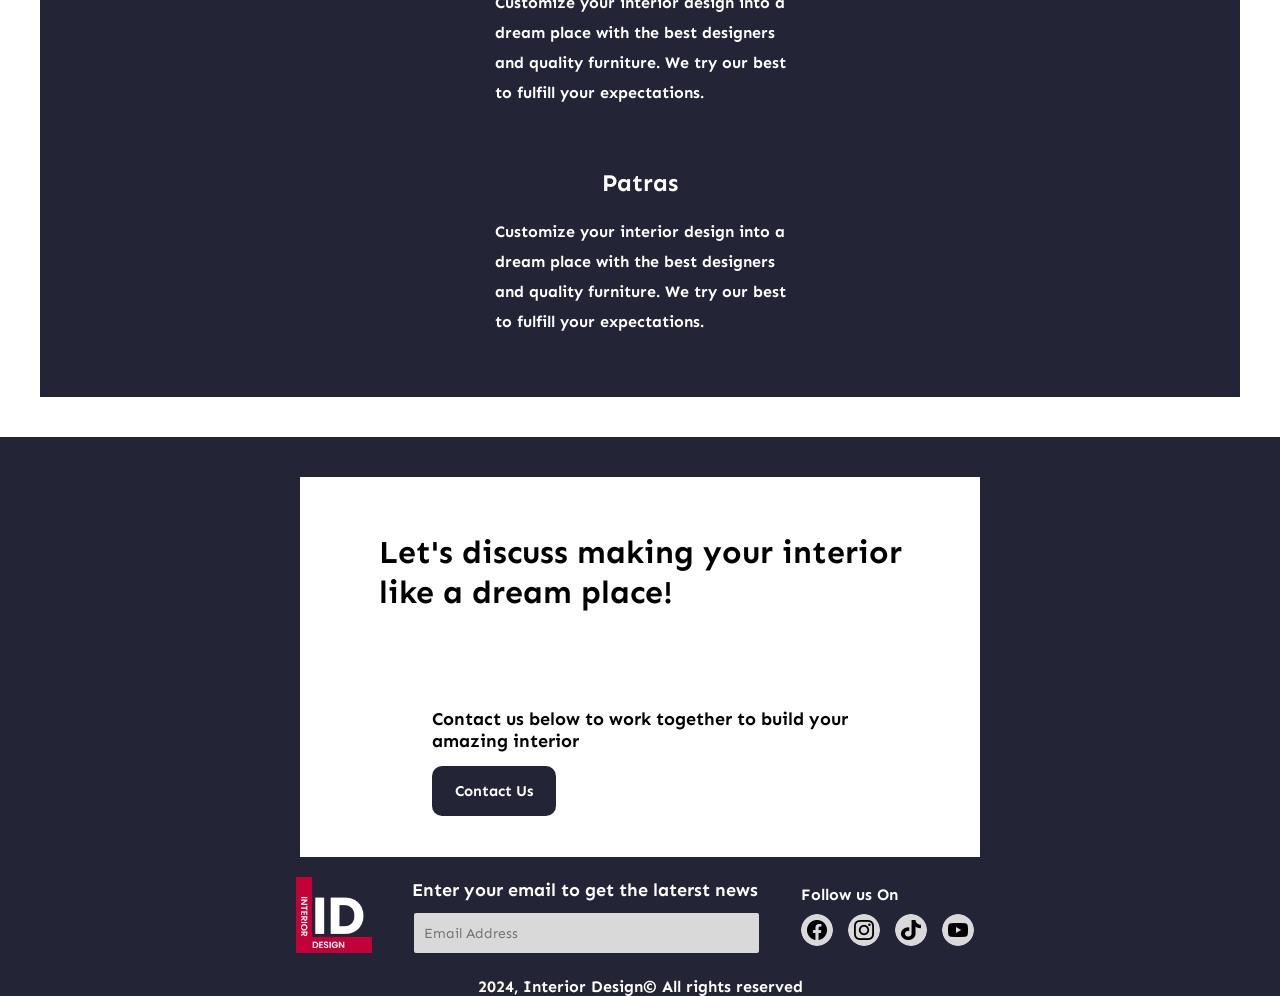
<file: 5_Contact Us/index.html>
<!DOCTYPE html>
<html lang="en">

<head>
    <meta charset="UTF-8">
    <meta name="viewport" content="width=device-width, initial-scale=1.0">
    <title>Contact Us</title>
    <link rel="stylesheet" href="styles.css">

    <!--------------------------------------- шрифт ---------------------------------------->
    <style>
        @import url('https://fonts.googleapis.com/css2?family=Sen:wght@400..800&display=swap');
    </style>
    <!-------------------------------------------------------------------------------------->

</head>

<body>

    <header class="header">
        <nav class="container-nav">
            <div class="logo">
                <img src="images/Logo.png" alt="logo" class="logo" />
            </div>
            <input id="menu-toggle" type="checkbox" />
            <label class="menu-button-container flex-column justify-between" for="menu-toggle">
                <span></span>
                <span></span>
                <span></span>
            </label>
            <ul class="menu">
                <li><a href="/1_Home/index.html">Home</a></li>
                <li><a href="/2_About Us/index.html">About Us</a></li>
                <li><a href="/3_Services/index.html">Services</a></li>
                <li><a href="/4_Our Team/index.html">Our Team</a></li>
                <li><a href="/5_Contact Us/index.html"><button>Contact Us</button></a></li>
            </ul>
        </nav>
    </header>


    <main>

        <section id="container-box">
            <form class="block-form">
                <div class="form-text">
                    <h1>Contact Us</h1>
                </div>
                <div class="form-text-2">
                    <h3>It is a long established fact that a reader will be distracted by <br> the readable
                        content
                        of a page when looking at its layout.
                        <div class="form-body">
                            <div class="row">
                                <div class="input-group">
                                    <label>First name </label>
                                    <input type="text" placeholder="First name">
                                </div>
                                <div class="input-group">
                                    <label>Last name</label>
                                    <input type="text" placeholder="Last name">
                                </div>
                            </div>
                            <div class="row">
                                <div class="input-group">
                                    <label>Email </label>
                                    <input type="text" placeholder="Email">
                                </div>
                            </div>
                            <div class="row">
                                <div class="input-group">
                                    <label>Phone Number</label>
                                    <input type="text" placeholder="Your Number">
                                </div>
                            </div>
                            <div class="row">
                                <div class="input-group">
                                    <label>Message </label>
                                    <input type="text" placeholder="Your Message">
                                </div>
                            </div>
                            <button class="btn" type="Send Message" title="Send Message">Send Message</button>
                        </div>
            </form>
        </section>

        <div class="lines-1">
            <hr class="line-1">
            <h4>LOACTION</h4>
            <hr class="line-2">
        </div>

        <div class="menu-cards">
            <div class="cards-gallery">
                <div class="card">
                    <h2>Visit Our Stores</h2>
                    <p>Find us at these locations.</p>
                    <h3>Email</h3>
                    <a href="IDesign@gmail.com">IDesign@gmail.com</a>
                    <h3>Phone</h3>
                    <p>+30 000 000 0000</p>
                </div>
                <div class="card">
                    <h3>Athens</h3>
                    <p>Customize your interior design into a <br> dream place with the best designers <br> and
                        quality furniture.
                        We try our best <br> to fulfill your expectations.</p>
                    <h3>Thessaloniki</h3>
                    <p>Customize your interior design into a <br> dream place with the best designers <br> and
                        quality furniture.
                        We try our best <br> to fulfill your expectations.</p>
                </div>
                <div class="card">
                    <h3>Kallithea</h3>
                    <p>Customize your interior design into a <br> dream place with the best designers <br> and
                        quality furniture.
                        We try our best <br> to fulfill your expectations.</p>
                    <h3>Patras</h3>
                    <p>Customize your interior design into a <br> dream place with the best designers <br> and
                        quality furniture.
                        We try our best <br> to fulfill your expectations.</p>
                </div>
            </div>
        </div>

    </main>


    <footer>
        <div class="footer-containers-1">
            <div class="f-container-1">
                <div class="f-block-1">
                    <p>Let's discuss making your interior <br> like a dream place!</p>
                </div>
            </div>
            <div class="f-container-2">
                <div class="f-block-2">
                    <p>Contact us below to work together to build your <br> amazing interior</p>
                    <button>
                        Contact Us
                    </button>
                </div>
            </div>
        </div>
        <div class="footer-containers-2">
            <div class="f-container-3">
                <div class="f-block-3">
                    <img src="images/Logo.png" alt="logo">
                </div>
            </div>
            <div class="f-container-4">
                <div class="f-block-4">
                    <p>Enter your email to get the laterst news</p>
                    <Input class="mail" type="text" placeholder="Email Address"></Input>
                </div>
            </div>
            <div class="f-container-5">
                <div class="f-block-5">Follow us On
                    <nav>
                        <a href="#"><img src="images/Group 1480.png" alt=""></a>
                        <a href="#"><img src="images/Group 2480.png" alt=""></a>
                        <a href="#"><img src="images/Group 3480.png" alt=""></a>
                        <a href="#"><img src="images/Group 4480.png" alt=""></a>
                    </nav>
                </div>
            </div>
        </div>
        <div class="copy">2024, Interior Design&copy; All rights reserved</div>
    </footer>
    
</body>

</html>
</file>
<file: 1_Home/styles.css>
*,
*::before,
*::after {
    margin: 0;
    padding: 0;
}

body {
    background-color: #ffffff;
    font-family: "Sen", sans-serif;
    font-weight: bold;
}

.wrapper {
    flex-direction: column;
}

.flex-column {
    flex-direction: column;
}

.inline {
    display: inline-block;
}

.justify-between {
    justify-content: space-between;
}

.justify-around {
    justify-content: space-around;
}

.items-center {
    align-items: center;
}

.grid {
    display: grid;
}


/* --------------------------------------- header + бургер меню ---------------------------------------- */

.header {
    background-color: #232536;
    display: flex;
    width: 100%;
    align-items: center;
    flex-wrap: wrap;
}

.container-nav {
    width: 1350px;
    margin: auto;
    display: flex;
    justify-content: space-between;
    align-items: center;
    padding: 20px 40px;
    flex-wrap: wrap;
}

.menu {
    display: flex;
    flex-direction: row;
    list-style-type: none;
}

.menu>li {
    margin-left: 40px;
    overflow: hidden;
    display: flex;
    align-items: center;
    justify-content: center;
}

.menu-button-container {
    display: none;
    height: 100%;
    width: 25px;
    cursor: pointer;
    flex-direction: column;
    justify-content: center;
    align-items: center;
}

#menu-toggle {
    display: none;
}

.menu-button-container span {
    display: block;
    margin: 2px;
    width: 100%;
    height: 4px;
    background: #ffffff;
    transition: 0.5s;
}

#menu-toggle:checked~.menu-button-container span:nth-child(1) {
    transform: translateY(10px) rotate(45deg);
}

#menu-toggle:checked~.menu-button-container span:nth-child(2) {
    opacity: 0;
}

#menu-toggle:checked~.menu-button-container span:nth-child(3) {
    transform: translateY(-6px) rotate(-45deg);
}

/* ------------------------------------- Media бургер меню ------------------------------------ */

@media (max-width: 800px) {
    .menu-button-container {
        display: flex;
    }

    .menu {
        position: absolute;
        top: 0;
        margin-top: 120px;
        left: 0;
        flex-direction: column;
        width: 100%;
        justify-content: center;
        align-items: center;
    }

    #menu-toggle~.menu li {
        height: 0;
        margin: 0;
        padding: 0;
        border: 0;
        transition: 0.3s;
    }

    #menu-toggle:checked~.menu li {
        border: 1px solid #9C9C9C;
        height: 40px;
        padding: 8px;
        transition: 0.5s;
    }

    #menu-toggle:checked~.menu li:hover {
        height: 40px;
        transition: 0.5s;
    }

    .menu>li {
        display: flex;
        justify-content: center;
        align-items: center;
        margin: 0;
        padding: 0;
        width: 100%;
        color: #ffffff;
        background-color: #232536;
    }

    .menu>li:not(:last-child) {
        border-bottom: 2px solid #ffffff;
    }
}

/* ------------------------------------------------------------------------------------------- */

.logo {
    width: 76px;
}

li>a {
    color: #ffffff;
    text-decoration: none;
}

li>a:hover {
    color: #C30037;
}

a>button {
    width: 124px;
    height: 50px;
    font-weight: bold;
    font-size: 15px;
    border-radius: 10px;
    cursor: pointer;
    background-color: #ffffff;
    color: #232536;
    border: none;
    font-family: "Sen", sans-serif;
}

button:hover {
    background-color: #C30037;
    color: #ffffff;
}

main {
    display: grid;
    justify-content: center;
    background-color: #ffffff;
    padding-left: 40px;
    padding-right: 40px;
    padding-top: 40px;
    padding-bottom: 40px;
}

/* ------------------------------------- Media ------------------------------------- */

@media (max-width: 1400px) {
    main {
        display: block;
        justify-content: center;
    }

    .container-learn {
        display: block;
        justify-content: center;
        flex-wrap: wrap;
        padding-bottom: 20px;

        .image-learn img {
            border-end-start-radius: 0px;
        }
    }

    .block-learn {
        margin-top: 20px;
        margin-bottom: 20px;
    }
}

/* @media (max-width: 1100px) {
} */

@media (max-width: 800px) {
    .container-home {
        max-height: 500px;
    }

    .container-banner-3 .blocks {
        max-height: 200px;
        font-size: 18px;
        padding-right: 40px;
        padding-bottom: 10px;
        border-radius: 0px;
        border-start-end-radius: 0px;
    }

    .container-banner-3 .block_1,
    .container-banner-3 .block_2,
    .container-banner-3 .block_3 {
        padding-left: 45px;
    }

    .group-home p {
        font-size: 48px;
    }

    .text-1 p {
        font-size: 24px;
    }

    .text-2 p {
        font-size: 24px;
    }

    .text-4 p {
        font-size: 24px;
    }

    .block-1 p {
        font-size: 24px;
    }
}

@media (max-width: 600px) {
    .container-nav {
        padding-left: 20px;
        padding-right: 20px;
    }
    
    main {
        padding-left: 20px;
        padding-right: 20px;
        padding-top: 20px;
        padding-bottom: 20px;
    }

    .text-1 p {
        font-size: 18px;
        padding-left: 4px;
        padding-right: 4px;
    }

    .text-2 p {
        font-size: 18px;
        padding-left: 4px;
        padding-right: 4px;
        text-align: center;
    }

    .text-4 p {
        font-size: 18px;
        padding-left: 4px;
        padding-right: 4px;
        text-align: center;
    }

    .group-home p {
        font-size: 32px;
    }

    .image-learn {
        display: none;
    }

    .container-banner-3 .blocks {
        max-height: 180px;
        font-size: 16px;
    }    

    .f-block-1 p {
        font-size: 24px;
        text-align: center;
    }
}

@media (max-width: 400px) {
    .group-home p {
        font-size: 24px;
    }

    .text-1 p {
        font-size: 16px;
    }

    .text-2 p {
        font-size: 16px;
    }

    .text-4 p {
        font-size: 16px;
    }
}

/* -------------------------------------------------------------------------------------------- */

.container-home {
    background-image: url(images/Banner_1.jpg);
    height: 768px;
    max-width: 100%;
    display: flex;
    justify-content: start;
    background-size: cover;
}

.group-home {
    background-color: #232536;
    color: white;
    max-height: 244px;
    width: 690px;
    display: flex;
    justify-content: center;
    align-items: center;
    border-end-end-radius: 100px;
    font-size: 64px;
}

/* -------------------------------------------- Линия about --------------------------------------------- */

.lines-1 {
    display: flex;
    justify-content: center;
    align-items: center;
    text-align: center;

    h4 {
        font-size: 16px;
        margin-top: 40px;
        color: #232536;
        margin-left: 16px;
        margin-right: 16px;
    }

    .line-1 {
        height: 2px;
        width: 596px;
        margin-top: 40px;
        border-radius: 2px;
        background-color: #232536;
        border: none;
    }

    .line-2 {
        height: 2px;
        width: 596px;
        margin-top: 40px;
        border-radius: 2px;
        background-color: #232536;
        border: none;
    }
}

/* ------------------------------------------------------------------------------------------------------ */

.text-1 {
    display: flex;
    justify-content: center;
    align-items: center;
    text-align: center;
    background-color: #232536;
    color: white;
    margin-top: 40px;
    margin-bottom: 40px;
    min-height: 130px;
    font-size: 32px;
}

.container-learn {
    display: flex;
    background-color: #232536;
    width: 100%;
    min-height: 520px;
}

.group-learn {
    display: flex;
    align-items: center;
    justify-content: center;
    text-align: center;
    width: 390px;
    color: #ffffff;
}

.block-learn {
    display: grid;
    justify-content: center;
    text-align: start;
    font-size: 18px;
    gap: 40px;
}

.btn2 {
    width: 142px;
    height: 50px;
    margin-left: 30px;
    display: flex;
    justify-content: center;
    align-items: center;
    font-weight: bold;
    font-size: 15px;
    border-radius: 10px;
    cursor: pointer;
    background-color: #ffffff;
    color: #232536;
    border: none;
    font-family: "Sen", sans-serif;
}

button:hover {
    background-color: #C30037;
    color: #ffffff;
}

.image-learn img {
    max-height: 500px;
    max-width: 100%;
    border-end-start-radius: 100px;
    background-size: cover;
}

/* ------------------------------------------------ Линия service ----------------------------------------- */

.lines-2 {
    display: flex;
    justify-content: center;
    align-items: center;
    text-align: center;

    h4 {
        font-size: 16px;
        margin-top: 40px;
        color: #232536;
        margin-left: 16px;
        margin-right: 16px;
    }

    .line-3 {
        height: 2px;
        width: 590px;
        margin-top: 40px;
        border-radius: 2px;
        background-color: #232536;
        border: none;
    }

    .line-4 {
        height: 2px;
        width: 590px;
        margin-top: 40px;
        border-radius: 2px;
        background-color: #232536;
        border: none;
    }
}

/* -------------------------------------------------------------------------------------------------- */

.text-2 {
    display: flex;
    justify-content: center;
    align-items: center;
    background-color: #232536;
    color: #ffffff;
    margin-top: 40px;
    margin-bottom: 20px;
    min-height: 76px;
    font-size: 32px;
}

.text-3 {
    margin-bottom: 20px;
    text-align: center;
    font-size: 18px;
}

.container-banner-3 {
    display: flex;
    background-size: cover;
    background-image: url(images/Fon_banner_3.jpg);
    height: 482px;
    width: 100%;
}

.blocks {
    display: flex;
    justify-content: center;
    flex-direction: column;
    gap: 26px;
    background-color: #232536;
    color: white;
    width: 690px;
    height: 244px;
    border-end-end-radius: 100px;
    font-size: 24px;
    font-weight: bold;
}

.blocks img {
    display: flex;
    align-items: center;
    height: 26px;
    width: 26px;
    transition: transform 0.3s;
}

.blocks img:hover {
    max-width: 30px;
    transform: scale(1.4);
    border-radius: 40px;
}

.block_1 {
    display: flex;
    max-width: 500px;
    margin-top: 0px;
    padding-left: 85px;
    justify-content: center;
    align-items: center;
    justify-content: space-between;
}

.block_2 {
    display: flex;
    max-width: 500px;
    padding-left: 85px;
    justify-content: center;
    align-items: center;
    justify-content: space-between;
}

.block_3 {
    display: flex;
    max-width: 500px;
    padding-left: 85px;
    justify-content: center;
    align-items: center;
    justify-content: space-between;
}

/* ----------------------------------------------- Линия material ----------------------------------------- */

.lines-3 {
    display: flex;
    justify-content: center;
    align-items: center;
    text-align: center;

    h4 {
        font-size: 16px;
        margin-top: 40px;
        color: #232536;
        margin-left: 16px;
        margin-right: 16px;
    }

    .line-5 {
        height: 2px;
        width: 583px;
        margin-top: 40px;
        border-radius: 2px;
        background-color: #232536;
        border: none;
    }

    .line-6 {
        height: 2px;
        width: 583px;
        margin-top: 40px;
        border-radius: 2px;
        background-color: #232536;
        border: none;
    }
}

/* ------------------------------------------------------------------------------------------------------ */

.text-4 {
    display: flex;
    justify-content: center;
    align-items: center;
    background-color: #232536;
    color: #ffffff;
    margin-top: 40px;
    margin-bottom: 20px;
    height: 76px;
    font-size: 32px;
}

.text-5 {
    margin-bottom: 20px;
    text-align: center;
    font-size: 18px;
}

.container {
    background-color: #232536;
    display: grid;
    justify-content: space-around;
    align-items: center;
    margin-left: 40px;
    margin-right: 40px;
}

.cards-collection {
    max-width: 100%;
    display: grid;
    justify-content: space-between;
    grid-template-columns: repeat(3, auto);
    gap: 40px;
    padding-top: 40px;
}

.card {
    display: flex;
    justify-content: center;
}

.card>img {
    width: 260px;
    height: 260px;
}

/* --------------------------------- Media container grid ----------------------------------- */

@media (max-width: 1400px) {
    .container>.cards-collection {
        grid-template: 1fr/repeat(3, auto);
    }
}

@media (max-width: 1100px) {
    .container>.cards-collection {
        grid-template: 1fr/repeat(2, auto);
    }
}

@media (max-width: 800px) {
    .container>.cards-collection {
        grid-template: 1fr/repeat(1, auto);
    }
}

@media (max-width: 600px) {
    .container>.cards-collection {
        grid-template: 1fr/repeat(1, 1fr);
    }

    .card>img {
        width: 140px;
        height: 140px;
    }
}

@media (max-width: 400px) {
    .container>.cards-collection {
        grid-template: 1fr/repeat(2, 1fr);
    }

    .card>img {
        width: 60px;
        height: 60px;
    }
}

/* ------------------------------------------------------------------------------------------- */

.container-button {
    background-color: #232536;
    display: flex;
    justify-content: center;
    padding-top: 40px;
    padding-bottom: 40px;
    padding-left: 0px;
    padding-right: 30px;
}

.btn3 {
    width: 142px;
    height: 50px;
    margin-left: 30px;
    display: flex;
    justify-content: center;
    align-items: center;
    font-weight: bold;
    font-size: 15px;
    border-radius: 10px;
    cursor: pointer;
    background-color: #ffffff;
    color: #232536;
    border: none;
    font-family: "Sen", sans-serif;
}

/* ---------------------------------- footer --------------------------------------- */

footer {
    min-height: 420px;
    padding-top: 40px;
    padding-left: 40px;
    padding-right: 40px;
    background-color: #232536;

    .footer-containers-1 {
        display: flex;
        flex-wrap: wrap;
        justify-content: center;
    }

    .f-container-1 {
        display: flex;
        align-items: center;
        justify-content: center;
        line-height: 40px;
        width: 680px;
        min-height: 190px;
        background-color: white;
    }

    .f-block-1 {
        font-size: 32px;
        font-weight: bold;
        padding-left: 20px;
        padding-right: 20px;
        color: #000000;
    }

    .f-container-2 {
        display: flex;
        align-items: center;
        justify-content: center;
        width: 680px;
        min-height: 190px;
        background-color: #ffffff;
    }

    .f-block-2 {
        display: flex;
        flex-direction: column;
        font-size: 18px;
        padding-left: 20px;
        padding-right: 20px;
        gap: 14px;

        button {
            width: 124px;
            height: 50px;
            font-weight: bold;
            font-size: 15px;
            border-radius: 10px;
            cursor: pointer;
            background-color: #232536;
            color: #ffffff;
            border: none;
            font-family: "Sen", sans-serif;
        }

        button:hover {
            background-color: #C30037;
            color: #ffffff;
        }
    }

    .footer-containers-2 {
        display: flex;
        justify-content: center;
        flex-wrap: wrap;
        gap: 20px;
        margin-top: 20px;
        margin-bottom: 20px;
    }

    .f-container-3 {
        display: flex;
        align-items: center;
        justify-content: end;
        max-height: 190px;
    }

    .f-block-3 {
        img {
            height: 76px;
        }
    }

    .f-container-4 {
        display: flex;
        align-items: center;
        justify-content: center;
        font-size: 18px;
        padding-left: 20px;
        padding-right: 20px;
    }

    .f-block-4 p {
        color: #ffffff;
    }

    .f-block-4 input {
        width: 325px;
        height: 40px;
        margin-top: 10px;
        padding-left: 10px;
        padding-right: 10px;
        font-size: 14px;
        font-family: "Sen", sans-serif;
        background-color: #D9D9D9;
        color: #9C9C9C;
        border: #232536 solid 2px;
    }

    .f-block-4 input:hover {
        border: #C30037 solid 2px;
    }

    .f-block-4 input:focus {
        outline: none;
    }

    .f-container-5 {
        display: grid;
        align-items: center;
        justify-content: start;
    }

    .f-block-5 {
        display: grid;
        color: #ffffff;
        gap: 10px;

        img {
            height: 32px;
            margin-right: 10px;
            border-radius: 50px;
            transition: transform 0.3s;
        }

        img:hover {
            transform: scale(1.2);
        }
    }

    .copy {
        display: flex;
        align-items: center;
        justify-content: center;
        color: white;
    }
}
</file>
<file: 2_About Us/styles.css>
*,
*::before,
*::after {
    margin: 0;
    padding: 0;
}

body {
    background-color: #ffffff;
    font-family: "Sen", sans-serif;
    font-weight: bold;
}


.wrapper {
    flex-direction: column;
}

.flex-column {
    flex-direction: column;
}

.inline {
    display: inline-block;
}

.justify-between {
    justify-content: space-between;
}

.justify-around {
    justify-content: space-around;
}

.items-center {
    align-items: center;
}

.grid {
    display: grid;
}


/* --------------------------------------- header + бургер меню ---------------------------------------- */

.header {
    background-color: #232536;
    display: flex;
    width: 100%;
    align-items: center;
    flex-wrap: wrap;
}

.container-nav {
    width: 1350px;
    margin: auto;
    display: flex;
    justify-content: space-between;
    align-items: center;
    padding: 20px 40px;
    flex-wrap: wrap;
}

.menu {
    display: flex;
    flex-direction: row;
    list-style-type: none;
}

.menu>li {
    margin-left: 40px;
    overflow: hidden;
    display: flex;
    align-items: center;
    justify-content: center;
}

.menu-button-container {
    display: none;
    height: 100%;
    width: 25px;
    cursor: pointer;
    flex-direction: column;
    justify-content: center;
    align-items: center;
}

#menu-toggle {
    display: none;
}

.menu-button-container span {
    display: block;
    margin: 2px;
    width: 100%;
    height: 4px;
    background: #ffffff;
    transition: 0.5s;
}

#menu-toggle:checked~.menu-button-container span:nth-child(1) {
    transform: translateY(10px) rotate(45deg);
}

#menu-toggle:checked~.menu-button-container span:nth-child(2) {
    opacity: 0;
}

#menu-toggle:checked~.menu-button-container span:nth-child(3) {
    transform: translateY(-6px) rotate(-45deg);
}

/* ------------------------------------- Media бургер меню ------------------------------------ */

@media (max-width: 800px) {
    .menu-button-container {
        display: flex;
    }

    .menu {
        position: absolute;
        top: 0;
        margin-top: 120px;
        left: 0;
        flex-direction: column;
        width: 100%;
        justify-content: center;
        align-items: center;
    }

    #menu-toggle~.menu li {
        height: 0;
        margin: 0;
        padding: 0;
        border: 0;
        transition: 0.3s;
    }

    #menu-toggle:checked~.menu li {
        border: 1px solid #9C9C9C;
        height: 40px;
        padding: 8px;
        transition: 0.5s;
    }

    #menu-toggle:checked~.menu li:hover {
        height: 40px;
        transition: 0.5s;
    }

    .menu>li {
        display: flex;
        justify-content: center;
        align-items: center;
        margin: 0;
        padding: 0;
        width: 100%;
        color: #ffffff;
        background-color: #232536;
    }

    .menu>li:not(:last-child) {
        border-bottom: 2px solid #ffffff;
    }
}

/* ------------------------------------------------------------------------------------------- */


    .logo {
        width: 76px;
    }

    li>a {
        color: #ffffff;
        text-decoration: none;
    }
    
    li>a:hover {
        color: #C30037;
    }
    
    a>button {
        width: 124px;
        height: 50px;
        font-weight: bold;
        font-size: 15px;
        border-radius: 10px;
        cursor: pointer;
        background-color: #ffffff;
        color: #232536;
        border: none;
        font-family: "Sen", sans-serif;
    }
    
    button:hover {
        background-color: #C30037;
        color: #ffffff;
    }
    
    /* main {
        display: grid;
        justify-content: center;
        background-color: #ffffff;
        padding-left: 40px;
        padding-right: 40px;
        padding-top: 40px;
        padding-bottom: 40px;
    } */



main {
    display: grid;
    justify-content: center;
    background-color: #ffffff;
    padding-left: 40px;
    padding-right: 40px;
    padding-top: 40px;
    padding-bottom: 40px;
}

/* ------------------------------------------- Media ------------------------------------------- */
@media (max-width: 1400px) {
    main {
        display: block;
        justify-content: center;
    }

    .container-banner {
        display: block;
        justify-content: center;
        flex-wrap: wrap;
        padding-top: 10px;
        padding-bottom: 20px;
        gap: 20px;

        .container-image img {
            border-end-start-radius: 0px;
        }
    }
}

/* @media (max-width: 1100px) {
} */

@media (max-width: 800px) {
    .group-about {
        height: 100px;
    }

    .group-about h2 {
        font-size: 32px;
    }

    .group-about p {
        font-size: 16px;
    }

    .text-1 p {
        font-size: 24px;
    }

    .block-banner h3 {
        font-size: 32px;
    }
}

@media (max-width: 600px) {
    .container-nav {
        padding-left: 20px;
        padding-right: 20px;
    }
    
    main {
        padding-left: 20px;
        padding-right: 20px;
        padding-top: 20px;
        padding-bottom: 20px;
    }
    
    .f-block-1 p{
        font-size: 24px;
        text-align: center;
    }

    .text-1 p {
        font-size: 18px;
    }

    .container-image {
        display: none;
    }
}

/* @media (max-width: 400px) {
    
} */


/* --------------------------------------------------------------------------------------------- */

.group-about {
    background-color: #232536;
    color: #ffffff;
    width: 100%;
    min-height: 232px;
    display: flex;
    flex-direction: column;
    justify-content: center;
    align-items: center;
    text-align: center;
    gap: 20px;
    font-size: 18px;
}

h2 {
    font-size: 52px;
}

.container-about img {
    max-height: 536px;
    width: 100%;
}

/* -------------------------------- линия achievement ---------------------------------- */

.lines-1 {
    display: flex;
    justify-content: center;
    align-items: center;
    text-align: center;

    h4 {
        margin-top: 40px;
        color: #232536;
        margin-left: 16px;
        margin-right: 16px;
        font-size: 16px;
    }

    .line-1 {
        height: 2px;
        width: 564px;
        margin-top: 40px;
        border-radius: 2px;
        background-color: #232536;
        border: none;
    }

    .line-2 {
        height: 2px;
        width: 564px;
        margin-top: 40px;
        border-radius: 2px;
        background-color: #232536;
        border: none;
    }
}

/* -------------------------------------------------------------------------------------- */

.text-1 {
    display: flex;
    justify-content: center;
    align-items: center;
    text-align: center;
    background-color: #232536;
    color: white;
    margin-top: 40px;
    margin-bottom: 40px;
    min-height: 130px;
    font-size: 32px;
}


.container-banner {
    display: flex;
    background-color: #232536;
    width: 100%;
    min-height: 520px;
}

.group {
    display: flex;
    align-items: center;
    justify-content: center;
    text-align: center;
    min-width: 390px;
    color: #ffffff;
}

.block-banner {
    display: flex;
    flex-direction: column;
    justify-content: center;
    align-self: center;
    text-align: center;
    gap: 40px;
}

h3 {
    font-size: 52px;
}

.block-banner p {
    font-size: 16px;
}

.container-image img {
    max-height: 500px;
    max-width: 100%;
    border-end-start-radius: 100px;
    background-size: cover;
}





footer {
    min-height: 420px;
    padding-top: 40px;
    padding-left: 40px;
    padding-right: 40px;
    background-color: #232536;

    .footer-containers-1 {
        display: flex;
        flex-wrap: wrap;
        justify-content: center;
    }

    .f-container-1 {
        display: flex;
        align-items: center;
        justify-content: center;
        line-height: 40px;
        width: 680px;
        min-height: 190px;
        background-color: white;
    }

    .f-block-1 {
        font-size: 32px;
        font-weight: bold;
        padding-left: 20px; 
        padding-right: 20px;
        color: #000000;
    }

    .f-container-2 {
        display: flex;
        align-items: center;
        justify-content: center;
        width: 680px;
        min-height: 190px;
        background-color: #ffffff;
    }

    .f-block-2 {
        display: flex;
        flex-direction: column;
        font-size: 18px;
        padding-left: 20px;
        padding-right: 20px;
        gap: 14px;

        button {
            width: 124px;
            height: 50px;
            font-weight: bold;
            font-size: 15px;
            border-radius: 10px;
            cursor: pointer;
            background-color: #232536;
            color: #ffffff;
            border: none;
            font-family: "Sen", sans-serif;
        }

        button:hover {
            background-color: #C30037;
            color: #ffffff;
        }
    }

    .footer-containers-2  {
        display: flex;
        justify-content: center;
        flex-wrap: wrap;
        gap: 20px;
        margin-top: 20px;
        margin-bottom: 20px;
    }

    .f-container-3 {
        display: flex;
        align-items: center;
        justify-content: end;
        max-height: 190px;
    }

    .f-block-3 {
        img {
            height: 76px;
        }
    }

    .f-container-4 {
        display: flex;
        align-items: center;
        justify-content: center;
        font-size: 18px;
        padding-left: 20px;
        padding-right: 20px;
    }


    .f-block-4 p {
        color: #ffffff;
    }

    .f-block-4 input {
        width: 325px;
        height: 40px;
        margin-top: 10px;
        padding-left: 10px;
        padding-right: 10px;
        font-size: 14px;
        font-family: "Sen", sans-serif;
        background-color: #D9D9D9;
        color: #9C9C9C;
        border: #232536 solid 2px;
    }

    .f-block-4 input:hover {
        border: #C30037 solid 2px;
    }

    .f-block-4 input:focus {
        outline: none;
    }



    .f-container-5 {
        display: grid;
        align-items: center;
        justify-content: start;
    }

    .f-block-5 {
        display: grid;
        color: #ffffff;
        gap: 10px;

        img {
            height: 32px;
            margin-right: 10px;
            border-radius: 50px;
            transition: transform 0.3s;
        }

        img:hover {
            transform: scale(1.2);
        }
    }

    .copy {
        display: flex;
        align-items: center;
        justify-content: center;
        color: white;
    }

}
</file>
<file: 3_Services/styles.css>
*,
*::before,
*::after {
    margin: 0;
    padding: 0;
}

body {
    background-color: #ffffff;
    font-family: "Sen", sans-serif;
    font-weight: bold;
}

.wrapper {
    flex-direction: column;
}

.flex-column {
    flex-direction: column;
}

.inline {
    display: inline-block;
}

.justify-between {
    justify-content: space-between;
}

.justify-around {
    justify-content: space-around;
}

.items-center {
    align-items: center;
}

.grid {
    display: grid;
}

/* --------------------------------------- header + бургер меню ---------------------------------------- */

.header {
    background-color: #232536;
    display: flex;
    width: 100%;
    align-items: center;
    flex-wrap: wrap;
}

.container-nav {
    width: 1350px;
    margin: auto;
    display: flex;
    justify-content: space-between;
    align-items: center;
    padding: 20px 40px;
    flex-wrap: wrap;
}

.menu {
    display: flex;
    flex-direction: row;
    list-style-type: none;
}

.menu>li {
    margin-left: 40px;
    overflow: hidden;
    display: flex;
    align-items: center;
    justify-content: center;
}

.menu-button-container {
    display: none;
    height: 100%;
    width: 25px;
    cursor: pointer;
    flex-direction: column;
    justify-content: center;
    align-items: center;
}

#menu-toggle {
    display: none;
}

.menu-button-container span {
    display: block;
    margin: 2px;
    width: 100%;
    height: 4px;
    background: #ffffff;
    transition: 0.5s;
}

#menu-toggle:checked~.menu-button-container span:nth-child(1) {
    transform: translateY(10px) rotate(45deg);
}

#menu-toggle:checked~.menu-button-container span:nth-child(2) {
    opacity: 0;
}

#menu-toggle:checked~.menu-button-container span:nth-child(3) {
    transform: translateY(-6px) rotate(-45deg);
}

/* ------------------------------------- Media бургер меню ------------------------------------ */

@media (max-width: 800px) {
    .menu-button-container {
        display: flex;
    }

    .menu {
        position: absolute;
        top: 0;
        margin-top: 120px;
        left: 0;
        flex-direction: column;
        width: 100%;
        justify-content: center;
        align-items: center;
    }

    #menu-toggle~.menu li {
        height: 0;
        margin: 0;
        padding: 0;
        border: 0;
        transition: 0.3s;
    }

    #menu-toggle:checked~.menu li {
        border: 1px solid #9C9C9C;
        height: 40px;
        padding: 8px;
        transition: 0.5s;
    }

    #menu-toggle:checked~.menu li:hover {
        height: 40px;
        transition: 0.5s;
    }

    .menu>li {
        display: flex;
        justify-content: center;
        align-items: center;
        margin: 0;
        padding: 0;
        width: 100%;
        color: #ffffff;
        background-color: #232536;
    }

    .menu>li:not(:last-child) {
        border-bottom: 2px solid #ffffff;
    }
}

/* ------------------------------------------------------------------------------------------- */


.logo {
    width: 76px;
}

li>a {
    color: #ffffff;
    text-decoration: none;
}

li>a:hover {
    color: #C30037;
}

a>button {
    width: 124px;
    height: 50px;
    font-weight: bold;
    font-size: 15px;
    border-radius: 10px;
    cursor: pointer;
    background-color: #ffffff;
    color: #232536;
    border: none;
    font-family: "Sen", sans-serif;
}

button:hover {
    background-color: #C30037;
    color: #ffffff;
}

main {
    display: grid;
    justify-content: center;
    background-color: #ffffff;
    padding-left: 40px;
    padding-right: 40px;
    padding-top: 40px;
    padding-bottom: 40px;
}

/* ----------------------------------------------- Media -------------------------------------------------- */

@media (max-width: 1400px) {
    main {
        display: block;
        justify-content: center;
    }
}

@media (max-width: 1100px) {
    .container-banner-1 {
        display: block;
        justify-content: center;
        flex-wrap: wrap;
        padding-top: 10px;

        .container-image-1 img {
            border-end-start-radius: 0px;
            padding-bottom: 10px;
            padding-top: 10px;
        }
    }

    .container-banner-2 {
        display: block;
        align-items: center;
        flex-direction: column-reverse;
        justify-content: center;
        border-end-end-radius: 0px;
        padding-top: 10px;
        padding-bottom: 10px;

        .container-image-2 img {
            border-end-end-radius: 0px;
            padding-top: 10px;
        }
    }

    .container-banner-3 {
        display: block;
        justify-content: center;
        flex-wrap: wrap;
        padding-top: 10px;

        .container-image-3 img {
            border-end-start-radius: 0px;
            padding-bottom: 10px;
            padding-top: 10px;
        }
    }

    .second-container {
        display: block;
        align-items: center;
        justify-content: center;
        flex-wrap: wrap;
        text-align: start;
        border-end-end-radius: 0px;
        padding-bottom: 10px;
        padding: 10px;

        .image-1 img {
            display: flex;
            flex-direction: column;
            align-items: center;
            justify-content: center;
            flex-wrap: wrap;
            border-end-end-radius: 0px;
            padding-top: 0;
            padding-left: 0;
            padding-bottom: 10px;
        }
    }

    .banner {
        padding-left: 20px;
        padding-right: 20px;
    }

    .second-container {
        display: block;
        align-items: center;
        justify-content: center;
        flex-wrap: wrap;
        text-align: start;
        border-end-end-radius: 0px;
        padding-bottom: 10px;
        padding: 10px;

        .image-2 img {
            display: flex;
            flex-direction: column;
            align-items: center;
            justify-content: center;
            flex-wrap: wrap;
            border-end-end-radius: 0px;
            padding-top: 0;
            padding-left: 0;
            padding-bottom: 10px;
        }
    }

    .second-container {
        display: block;
        align-items: center;
        justify-content: center;
        flex-wrap: wrap;
        text-align: start;
        border-end-end-radius: 0px;
        padding-bottom: 10px;
        padding: 10px;

        .image-3 img {
            display: flex;
            flex-direction: column;
            align-items: center;
            justify-content: center;
            flex-wrap: wrap;
            border-end-end-radius: 0px;
            padding-top: 0;
            padding-left: 0;
            padding-bottom: 10px;
        }
    }

    .second-container {
        display: block;
        align-items: center;
        justify-content: center;
        flex-wrap: wrap;
        text-align: start;
        border-end-end-radius: 0px;
        padding-bottom: 10px;
        padding: 10px;

        .image-4 img {
            display: flex;
            flex-direction: column;
            align-items: center;
            justify-content: center;
            flex-wrap: wrap;
            border-end-end-radius: 0px;
            padding-top: 0;
            padding-left: 0;
            padding-bottom: 10px;
        }
    }

    .second-container {
        display: block;
        align-items: center;
        justify-content: center;
        flex-wrap: wrap;
        text-align: start;
        border-end-end-radius: 0px;
        padding-bottom: 10px;
        padding: 10px;

        .image-5 img {
            display: flex;
            flex-direction: column;
            align-items: center;
            justify-content: center;
            flex-wrap: wrap;
            border-end-end-radius: 0px;
            padding-top: 0;
            padding-left: 0;
            padding-bottom: 10px;
        }
    }
}

@media (max-width: 800px) {
    .container-image-1 img {
        width: 100%;
    }

    .container-image-2 img {
        width: 100%;
    }

    .container-image-3 img {
        width: 100%;
    }
}

@media (max-width: 600px) {
    .container-nav {
        padding-left: 20px;
        padding-right: 20px;
    }

    main {
        padding-left: 20px;
        padding-right: 20px;
        padding-top: 20px;
        padding-bottom: 20px;
    }

    .block-banner-1 h2,
    .block-banner-2 h2,
    .block-banner-3 h2 {
        font-size: 18px;
    }

    .container-banner-1 .block-banner-1 p,
    .container-banner-2 .block-banner-2 p,
    .container-banner-3 .block-banner-3 p {
        font-size: 16px;
    }

    .container-image-1,
    .container-image-2,
    .container-image-3 {
        display: none;
    }

    .text-1 h1 {
        font-size: 32px;
    }

    .text-1 p {
        padding-left: 10px;
        padding-right: 10px;
    }

    .text-2 p {
        font-size: 24px;
    }

    .banner {
        padding-left: 10px;
        padding-right: 10px;
    }

    .f-block-1 p {
        font-size: 24px;
        text-align: center;
    }
}

/* @media (max-width: 400px) {
} */

/* ------------------------------------------------------------------------------------------------------- */

.group-services {
    background-color: #232536;
    color: #ffffff;
    height: 232px;
    width: 100%;
    display: flex;
    flex-direction: column;
    justify-content: center;
    text-align: center;
}

h1 {
    align-items: center;
    font-size: 56px;
    padding-bottom: 20px;
}

.text-1 p {
    align-items: center;
    font-size: 18px;
}

.container-services img {
    max-height: 536px;
    width: 100%;
}

/* ----------------------------------------- lines achievement ------------------------------------------- */

.lines-1 {
    display: flex;
    justify-content: center;
    align-items: center;
    text-align: center;

    h4 {
        margin-top: 40px;
        color: #232536;
        margin-left: 16px;
        margin-right: 16px;
        font-size: 16px;
    }

    .line-1 {
        height: 2px;
        width: 564px;
        margin-top: 40px;
        border-radius: 2px;
        background-color: #232536;
        border: none;
    }

    .line-2 {
        height: 2px;
        width: 564px;
        margin-top: 40px;
        border-radius: 2px;
        background-color: #232536;
        border: none;
    }
}

/* ------------------------------------------------------------------------------------------------------- */

.container-banner-1 {
    display: flex;
    background-color: #232536;
    width: 100%;
    min-height: 377px;
    margin-top: 40px;
}

.group-1 {
    display: flex;
    align-items: center;
    justify-content: center;
    text-align: center;
    min-width: 555px;
    color: #ffffff;
}

.block-banner-1 {
    display: flex;
    flex-direction: column;
    justify-content: center;
    text-align: start;
    gap: 20px;
}

h2 {
    font-size: 24px;
}

.block-banner-1 p {
    font-size: 18px;
    line-height: 30px;
}

.container-image-1 img {
    display: flex;
    max-height: 365px;
    max-width: 100%;
    border-end-start-radius: 100px;
    background-size: cover;
}

.container-banner-2 {
    display: flex;
    background-color: #232536;
    width: 100%;
    min-height: 377px;
    margin-top: 40px;
}

.group-2 {
    display: flex;
    align-items: center;
    justify-content: center;
    text-align: start;
    min-width: 555px;
    color: #ffffff;
}

.block-banner-2 {
    display: flex;
    flex-direction: column;
    justify-content: center;
    text-align: start;
    gap: 20px;
}

.block-banner-2 p {
    font-size: 18px;
    line-height: 30px;
}

.container-image-2 img {
    display: flex;
    max-height: 365px;
    max-width: 100%;
    border-end-end-radius: 100px;
    background-size: cover;
}

.container-banner-3 {
    display: flex;
    background-color: #232536;
    width: 100%;
    min-height: 377px;
    margin-top: 40px;
}

.group-3 {
    display: flex;
    align-items: center;
    justify-content: center;
    text-align: center;
    min-width: 555px;
    color: #ffffff;
}

.block-banner-3 {
    display: flex;
    flex-direction: column;
    justify-content: center;
    text-align: start;
    gap: 20px;
}

.block-banner-3 p {
    font-size: 18px;
    line-height: 30px;
}

.container-image-3 img {
    max-height: 365px;
    max-width: 100%;
    border-end-start-radius: 100px;
    background-size: cover;
}

/* --------------------------------------- lines product ------------------------------------- */

.lines-2 {
    display: flex;
    justify-content: center;
    align-items: center;
    text-align: center;

    h4 {
        margin-top: 40px;
        color: #232536;
        margin-left: 16px;
        margin-right: 16px;
        font-size: 16px;
    }

    .line-3 {
        height: 2px;
        width: 586px;
        margin-top: 40px;
        border-radius: 2px;
        background-color: #232536;
        border: none;
    }

    .line-4 {
        height: 2px;
        width: 586px;
        margin-top: 40px;
        border-radius: 2px;
        background-color: #232536;
        border: none;
    }
}

/* -------------------------------------------------------------------------------------------- */

.text-2 {
    display: flex;
    justify-content: center;
    align-items: center;
    text-align: center;
    background-color: #232536;
    color: white;
    margin-top: 40px;
    min-height: 76px;
    font-size: 32px;
}

.second-container {
    display: flex;
    background-color: #232536;
    max-width: 100%;
    min-height: 220px;
    margin-top: 40px;
    margin-left: 40px;
    margin-right: 40px;
}

.banner {
    width: 860px;
    display: flex;
    align-items: center;
    justify-content: center;
    color: #ffffff;
    line-height: 30px;
}

h3 {
    font-size: 24px;
    font-weight: bold;
    padding-bottom: 25px;
}

.second-container .second-block p {
    display: flex;
    font-size: 18px;
    line-height: 30px;
}

.image-1 img {
    max-height: 210px;
    width: 100%;
    border-end-end-radius: 80px;
    background-size: cover;
}

.image-2 img {
    max-height: 210px;
    width: 100%;
    border-end-end-radius: 80px;
    background-size: cover;
}

.image-3 img {
    max-height: 210px;
    width: 100%;
    border-end-end-radius: 80px;
    background-size: cover;
}

.image-4 img {
    max-height: 210px;
    width: 100%;
    border-end-end-radius: 80px;
    background-size: cover;
}

.image-5 img {
    max-height: 210px;
    width: 100%;
    border-end-end-radius: 80px;
    background-size: cover;
}


.btn-right img {
    display: flex;
    width: 30px;
    margin-left: 100px;
    transition: transform 0.3s;
    cursor: pointer;
}

.btn-right img:hover {
    width: 30px;
    transform: scale(1.4);
    border-radius: 40px;
}


footer {
    min-height: 420px;
    padding-top: 40px;
    padding-left: 40px;
    padding-right: 40px;
    background-color: #232536;

    .footer-containers-1 {
        display: flex;
        flex-wrap: wrap;
        justify-content: center;
    }

    .f-container-1 {
        display: flex;
        align-items: center;
        justify-content: center;
        line-height: 40px;
        width: 680px;
        min-height: 190px;
        background-color: white;
    }

    .f-block-1 {
        font-size: 32px;
        font-weight: bold;
        padding-left: 20px;
        padding-right: 20px;
        color: #000000;
    }

    .f-container-2 {
        display: flex;
        align-items: center;
        justify-content: center;
        width: 680px;
        min-height: 190px;
        background-color: #ffffff;
    }

    .f-block-2 {
        display: flex;
        flex-direction: column;
        font-size: 18px;
        padding-left: 20px;
        padding-right: 20px;
        gap: 14px;

        button {
            width: 124px;
            height: 50px;
            font-weight: bold;
            font-size: 15px;
            border-radius: 10px;
            cursor: pointer;
            background-color: #232536;
            color: #ffffff;
            border: none;
            font-family: "Sen", sans-serif;
        }

        button:hover {
            background-color: #C30037;
            color: #ffffff;
        }
    }

    .footer-containers-2 {
        display: flex;
        justify-content: center;
        flex-wrap: wrap;
        gap: 20px;
        margin-top: 20px;
        margin-bottom: 20px;
    }

    .f-container-3 {
        display: flex;
        align-items: center;
        justify-content: end;
        max-height: 190px;
    }

    .f-block-3 {
        img {
            height: 76px;
        }
    }

    .f-container-4 {
        display: flex;
        align-items: center;
        justify-content: center;
        font-size: 18px;
        padding-left: 20px;
        padding-right: 20px;
    }

    .f-block-4 p {
        color: #ffffff;
    }

    .f-block-4 input {
        width: 325px;
        height: 40px;
        margin-top: 10px;
        padding-left: 10px;
        padding-right: 10px;
        font-size: 14px;
        font-family: "Sen", sans-serif;
        background-color: #D9D9D9;
        color: #9C9C9C;
        border: #232536 solid 2px;
    }

    .f-block-4 input:hover {
        border: #C30037 solid 2px;
    }

    .f-block-4 input:focus {
        outline: none;
    }

    .f-container-5 {
        display: grid;
        align-items: center;
        justify-content: start;
    }

    .f-block-5 {
        display: grid;
        color: #ffffff;
        gap: 10px;

        img {
            height: 32px;
            margin-right: 10px;
            border-radius: 50px;
            transition: transform 0.3s;
        }

        img:hover {
            transform: scale(1.2);
        }
    }

    .copy {
        display: flex;
        align-items: center;
        justify-content: center;
        color: white;
    }

}
</file>
<file: 4_Our Team/styles.css>
*,
*::before,
*::after {
    margin: 0;
    padding: 0;
}

body {
    background-color: #ffffff;
    font-family: "Sen", sans-serif;
    font-weight: bold;
}


.wrapper {
    flex-direction: column;
}

.flex-column {
    flex-direction: column;
}

.inline {
    display: inline-block;
}

.justify-between {
    justify-content: space-between;
}

.justify-around {
    justify-content: space-around;
}

.items-center {
    align-items: center;
}

.grid {
    display: grid;
}

/* --------------------------------------- header + бургер меню ---------------------------------------- */

.header {
    background-color: #232536;
    display: flex;
    width: 100%;
    align-items: center;
    flex-wrap: wrap;
}

.container-nav {
    width: 1350px;
    margin: auto;
    display: flex;
    justify-content: space-between;
    align-items: center;
    padding: 20px 40px;
    flex-wrap: wrap;
}

.menu {
    display: flex;
    flex-direction: row;
    list-style-type: none;
}

.menu>li {
    margin-left: 40px;
    overflow: hidden;
    display: flex;
    align-items: center;
    justify-content: center;
}

.menu-button-container {
    display: none;
    height: 100%;
    width: 25px;
    cursor: pointer;
    flex-direction: column;
    justify-content: center;
    align-items: center;
}

#menu-toggle {
    display: none;
}

.menu-button-container span {
    display: block;
    margin: 2px;
    width: 100%;
    height: 4px;
    background: #ffffff;
    transition: 0.5s;
}

#menu-toggle:checked~.menu-button-container span:nth-child(1) {
    transform: translateY(10px) rotate(45deg);
}

#menu-toggle:checked~.menu-button-container span:nth-child(2) {
    opacity: 0;
}

#menu-toggle:checked~.menu-button-container span:nth-child(3) {
    transform: translateY(-6px) rotate(-45deg);
}

/* ------------------------------------- Media бургер меню ------------------------------------ */

@media (max-width: 800px) {
    .menu-button-container {
        display: flex;
    }

    .menu {
        position: absolute;
        top: 0;
        margin-top: 120px;
        left: 0;
        flex-direction: column;
        width: 100%;
        justify-content: center;
        align-items: center;
    }

    #menu-toggle~.menu li {
        height: 0;
        margin: 0;
        padding: 0;
        border: 0;
        transition: 0.3s;
    }

    #menu-toggle:checked~.menu li {
        border: 1px solid #9C9C9C;
        height: 40px;
        padding: 8px;
        transition: 0.5s;
    }

    #menu-toggle:checked~.menu li:hover {
        height: 40px;
        transition: 0.5s;
    }

    .menu>li {
        display: flex;
        justify-content: center;
        align-items: center;
        margin: 0;
        padding: 0;
        width: 100%;
        color: #ffffff;
        background-color: #232536;
    }

    .menu>li:not(:last-child) {
        border-bottom: 2px solid #ffffff;
    }
}

/* ------------------------------------------------------------------------------------------- */


.logo {
    width: 76px;
}

li>a {
    color: #ffffff;
    text-decoration: none;
}

li>a:hover {
    color: #C30037;
}

a>button {
    width: 124px;
    height: 50px;
    font-weight: bold;
    font-size: 15px;
    border-radius: 10px;
    cursor: pointer;
    background-color: #ffffff;
    color: #232536;
    border: none;
    font-family: "Sen", sans-serif;
}

button:hover {
    background-color: #C30037;
    color: #ffffff;
}

main {
    display: grid;
    justify-content: center;
    background-color: #ffffff;
    padding-left: 40px;
    padding-right: 40px;
    padding-top: 40px;
    padding-bottom: 40px;
}

/* ------------------------------------------- Media ------------------------------------------- */

@media (max-width: 1400px) {
    main {
        display: block;
        justify-content: center;
    }

    .container-banner {
        display: block;
        justify-content: center;
        flex-wrap: wrap;

        .container-image img {
            border-end-start-radius: 0px;
        }
    }
}

@media (max-width: 1100px) {}

@media (max-width: 800px) {
    .group-teams h1 {
        font-size: 32px;
    }

    .group-teams p {
        font-size: 16px;
    }
}

@media (max-width: 600px) {
    .container-nav {
        padding-left: 20px;
        padding-right: 20px;
    }

    main {
        padding-left: 20px;
        padding-right: 20px;
        padding-top: 20px;
        padding-bottom: 20px;
    }

    .cards-gallery {
        width: 280px;

        .card h3 {
            font-size: 18px;
        }
    }

    .menu-cards .menu-2 h2{
            font-size: 24px;
    }

    .card p {
        font-size: 14px;
    }

    .f-block-1 p {
        font-size: 24px;
        text-align: center;
    }

    .group {
        .block-banner h3 {
            font-size: 24px;
        }

        .block-banner p {
            font-size: 14px;
        }
    }
}

/* @media (max-width: 400px) {} */

/* --------------------------------------------------------------------------------------------- */

.group-teams {
    background-color: #232536;
    color: #ffffff;
    height: 232px;
    width: 100%;
    display: flex;
    flex-direction: column;
    justify-content: center;
    text-align: center;
    gap: 20px;
}

h1 {
    align-items: center;
    font-size: 56px;
}

.text {
    align-items: center;
    font-size: 18px;
}

.container-teams img {
    max-height: 536px;
    width: 100%;
}


/* -------------------------------- линия designer -------------------------------------- */

.lines-1 {
    display: flex;
    justify-content: center;
    align-items: center;
    text-align: center;

    h4 {
        font-size: 16px;
        margin-top: 40px;
        color: #232536;
        margin-left: 16px;
        margin-right: 16px;
    }

    .line-1 {
        height: 2px;
        width: 580px;
        margin-top: 40px;
        border-radius: 2px;
        background-color: #232536;
        border: none;
    }

    .line-2 {
        height: 2px;
        width: 580px;
        margin-top: 40px;
        border-radius: 2px;
        background-color: #232536;
        border: none;
    }
}

/* -------------------------------------------------------------------------------------- */

.container-banner {
    display: flex;
    background-color: #232536;
    width: 100%;
    min-height: 377px;
    margin-top: 40px;
}

.group {
    display: flex;
    align-items: center;
    justify-content: center;
    text-align: center;
    min-width: 550px;
    color: #ffffff;
}

.block-banner {
    display: flex;
    flex-direction: column;
    justify-content: center;
    text-align: start;
    gap: 20px;
    padding-top: 20px;
    padding-bottom: 20px;

    h3 {
        font-size: 32px;
    }

    p {
        font-size: 18px;
        line-height: 30px;
    }
}

.container-image img {
    max-height: 365px;
    max-width: 100%;
    border-end-start-radius: 100px;
    background-size: cover;
}


/* -------------------------------- линия service -------------------------------------- */

.lines-2 {
    display: flex;
    justify-content: center;
    align-items: center;
    text-align: center;

    h4 {
        font-size: 16px;
        margin-top: 40px;
        color: #232536;
        margin-left: 16px;
        margin-right: 16px;
    }

    .line-3 {
        height: 2px;
        width: 590px;
        margin-top: 40px;
        border-radius: 2px;
        background-color: #232536;
        border: none;
    }

    .line-4 {
        height: 2px;
        width: 590px;
        margin-top: 40px;
        border-radius: 2px;
        background-color: #232536;
        border: none;
    }
}

/* -------------------------------------------------------------------------------------- */




.menu-cards {
    width: 100%;
    background-color: #232536;
    display: flex;
    flex-direction: column;
    justify-content: center;
    align-items: center;
    text-align: center;
    margin-top: 40px;
    padding-bottom: 40px;
}

.menu-2 h2 {
    color: #ffffff;
    text-align: center;
    font-size: 32px;
    padding-top: 40px;
}

.cards-gallery {
    max-width: 100%;
    display: flex;
    align-items: center;
    justify-content: center;
    flex-wrap: wrap;
    gap: 40px;
    padding-top: 40px;
}

.card {
    display: flex;
    flex-direction: column;
    justify-content: center;
    align-items: center;
    background-color: #ffffff;
    width: 400px;
    height: 266px;
    gap: 20px;

    h3 {
        text-align: center;
        font-size: 24px;
        padding-top: 20px;
    }

    p {
        text-align: start;
        line-height: 30px;
        padding-bottom: 20px;
    }
}




/* ---------------------------------------- footer ------------------------------------------- */



footer {
    min-height: 420px;
    padding-top: 40px;
    padding-left: 40px;
    padding-right: 40px;
    background-color: #232536;

    .footer-containers-1 {
        display: flex;
        flex-wrap: wrap;
        justify-content: center;
    }

    .f-container-1 {
        display: flex;
        align-items: center;
        justify-content: center;
        line-height: 40px;
        width: 680px;
        min-height: 190px;
        background-color: white;
    }

    .f-block-1 {
        font-size: 32px;
        font-weight: bold;
        padding-left: 20px;
        padding-right: 20px;
        color: #000000;
    }

    .f-container-2 {
        display: flex;
        align-items: center;
        justify-content: center;
        width: 680px;
        min-height: 190px;
        background-color: #ffffff;
    }

    .f-block-2 {
        display: flex;
        flex-direction: column;
        font-size: 18px;
        padding-left: 20px;
        padding-right: 20px;
        gap: 14px;

        button {
            width: 124px;
            height: 50px;
            font-weight: bold;
            font-size: 15px;
            border-radius: 10px;
            cursor: pointer;
            background-color: #232536;
            color: #ffffff;
            border: none;
            font-family: "Sen", sans-serif;
        }

        button:hover {
            background-color: #C30037;
            color: #ffffff;
        }
    }

    .footer-containers-2 {
        display: flex;
        justify-content: center;
        flex-wrap: wrap;
        gap: 20px;
        margin-top: 20px;
        margin-bottom: 20px;
    }

    .f-container-3 {
        display: flex;
        align-items: center;
        justify-content: end;
        max-height: 190px;
    }

    .f-block-3 {
        img {
            height: 76px;
        }
    }

    .f-container-4 {
        display: flex;
        align-items: center;
        justify-content: center;
        font-size: 18px;
        padding-left: 20px;
        padding-right: 20px;
    }


    .f-block-4 p {
        color: #ffffff;
    }

    .f-block-4 input {
        width: 325px;
        height: 40px;
        margin-top: 10px;
        padding-left: 10px;
        padding-right: 10px;
        font-size: 14px;
        font-family: "Sen", sans-serif;
        background-color: #D9D9D9;
        color: #9C9C9C;
        border: #232536 solid 2px;
    }

    .f-block-4 input:hover {
        border: #C30037 solid 2px;
    }

    .f-block-4 input:focus {
        outline: none;
    }



    .f-container-5 {
        display: grid;
        align-items: center;
        justify-content: start;
    }

    .f-block-5 {
        display: grid;
        color: #ffffff;
        gap: 10px;

        img {
            height: 32px;
            margin-right: 10px;
            border-radius: 50px;
            transition: transform 0.3s;
        }

        img:hover {
            transform: scale(1.2);
        }
    }

    .copy {
        display: flex;
        align-items: center;
        justify-content: center;
        color: white;
    }

}
</file>
<file: 5_Contact Us/styles.css>
*,
*::before,
*::after {
    margin: 0;
    padding: 0;
}

body {
    background-color: #ffffff;
    font-family: "Sen", sans-serif;
    font-weight: bold;
}

.wrapper {
    flex-direction: column;
}

.flex-column {
    flex-direction: column;
}

.inline {
    display: inline-block;
}

.justify-between {
    justify-content: space-between;
}

.justify-around {
    justify-content: space-around;
}

.items-center {
    align-items: center;
}

.grid {
    display: grid;
}

/* --------------------------------------- header + бургер меню ---------------------------------------- */

.header {
    background-color: #232536;
    display: flex;
    width: 100%;
    align-items: center;
    flex-wrap: wrap;
}

.container-nav {
    width: 1350px;
    margin: auto;
    display: flex;
    justify-content: space-between;
    align-items: center;
    padding: 20px 40px;
    flex-wrap: wrap;
}

.menu {
    display: flex;
    flex-direction: row;
    list-style-type: none;
}

.menu>li {
    margin-left: 40px;
    overflow: hidden;
    display: flex;
    align-items: center;
    justify-content: center;
}

.menu-button-container {
    display: none;
    height: 100%;
    width: 25px;
    cursor: pointer;
    flex-direction: column;
    justify-content: center;
    align-items: center;
}

#menu-toggle {
    display: none;
}

.menu-button-container span {
    display: block;
    margin: 2px;
    width: 100%;
    height: 4px;
    background: #ffffff;
    transition: 0.5s;
}

#menu-toggle:checked~.menu-button-container span:nth-child(1) {
    transform: translateY(10px) rotate(45deg);
}

#menu-toggle:checked~.menu-button-container span:nth-child(2) {
    opacity: 0;
}

#menu-toggle:checked~.menu-button-container span:nth-child(3) {
    transform: translateY(-6px) rotate(-45deg);
}

/* ------------------------------------- Media бургер меню ------------------------------------ */

@media (max-width: 800px) {
    .menu-button-container {
        display: flex;
    }

    .menu {
        position: absolute;
        top: 0;
        margin-top: 120px;
        left: 0;
        flex-direction: column;
        width: 100%;
        justify-content: center;
        align-items: center;
    }

    #menu-toggle~.menu li {
        height: 0;
        margin: 0;
        padding: 0;
        border: 0;
        transition: 0.3s;
    }

    #menu-toggle:checked~.menu li {
        border: 1px solid #9C9C9C;
        height: 40px;
        padding: 8px;
        transition: 0.5s;
    }

    #menu-toggle:checked~.menu li:hover {
        height: 40px;
        transition: 0.5s;
    }

    .menu>li {
        display: flex;
        justify-content: center;
        align-items: center;
        margin: 0;
        padding: 0;
        width: 100%;
        color: #ffffff;
        background-color: #232536;
    }

    .menu>li:not(:last-child) {
        border-bottom: 2px solid #ffffff;
    }
}

/* ------------------------------------------------------------------------------------------- */


    .logo {
        width: 76px;
    }


    li>a {
        color: #ffffff;
        text-decoration: none;
    }
    
    li>a:hover {
        color: #C30037;
    }
    
    a>button {
        width: 124px;
        height: 50px;
        font-weight: bold;
        font-size: 15px;
        border-radius: 10px;
        cursor: pointer;
        background-color: #ffffff;
        color: #232536;
        border: none;
        font-family: "Sen", sans-serif;
    }
    
    button:hover {
        background-color: #C30037;
        color: #ffffff;
    }





main {
    display: grid;
    flex-direction: column;
    justify-content: center;
    background-color: #ffffff;
    padding-left: 40px;
    padding-right: 40px;
    padding-top: 40px;
    padding-bottom: 40px;
}


#container-box {
    height: 100%;
    background-color: #232536;
    display: flex;
    justify-content: center;
    align-items: center;
}


.block-form {
    background-color: #232536;
}

.form-text {
    padding: 10px 0;
}

.form-text h1 {
    font-size: 56px;
    text-align: center;
    color: #ffffff;
    background-color: #232536;
    padding-top: 40px;
    padding-bottom: 10px;
}

.form-text-2 {
    padding: 0px 0px;
}

.form-text-2 h3 {
    font-size: 18px;
    text-align: center;
    color: #ffffff;
    background-color: #232536;
}


.row {
    display: flex;
    flex-direction: row;
}

.input-group {
    min-width: 390px;
    flex: 1;
    display: flex;
    flex-direction: column;
    margin: 10px 10px;
    gap: 8px;
}

label {
    text-align: start;
    color: #ffffff;
    font-size: 18px;
}

input[type="text"] {
    font-size: 18px;
    height: 50px;
    padding-left: 10px;
    padding-right: 10px;
    color: #aaaaaa;
    border: none;
    border-radius: 4px;
    background-color: #ffffff;
}



.form-body {
    background-color: #232536;
    padding: 20px 10px;
}



.btn {
    width: 144px;
    height: 50px;
    font-weight: bold;
    font-size: 15px;
    border-radius: 10px;
    cursor: pointer;
    background-color: #ffffff;
    color: #232536;
    border: none;
    font-family: "Sen", sans-serif;
    margin-top: 40px;
    margin-bottom: 30px;
}

.btn:hover {
    background-color: #C30037;
    color: #ffffff;
}





/* ------------------------------------ media -------------------------------------- */

@media (max-width: 1400px) {
    main {
        display: block;
        justify-content: center;
    }
}

@media (max-width: 1100px) {
    .row {
        flex-direction: column;
    }
}

@media (max-width: 800px) {
.form-text h1 { 
    font-size: 32px;
}

.form-text-2 h3 { 
    font-size: 16px;
}
}

@media (max-width: 600px) {
    .container-nav {
        padding-left: 20px;
        padding-right: 20px;
    }
    
    main {
        padding-left: 20px;
        padding-right: 20px;
        padding-top: 20px;
        padding-bottom: 20px;
    }

    .input-group {
        min-width: 360px;
    }

    .f-block-1 p{
        font-size: 24px;
        text-align: center;
    }
}

@media (max-width: 400px) {
    .input-group {
        min-width: 240px;
    }
}

/* --------------------------------------------------------------------------------- */





/* ------------------------------------ линия loaction -------------------------------------- */

.lines-1 {
    display: flex;
    justify-content: center;
    align-items: center;
    text-align: center;

    h4 {
        margin-top: 40px;
        color: #232536;
        margin-left: 16px;
        margin-right: 16px;
        font-size: 16px;
    }

    .line-1 {
        height: 2px;
        width: 581px;
        margin-top: 40px;
        border-radius: 2px;
        background-color: #232536;
        border: none;
    }

    .line-2 {
        height: 2px;
        width: 581px;
        margin-top: 40px;
        border-radius: 2px;
        background-color: #232536;
        border: none;
    }
}

/* ------------------------------------------------------------------------------------------ */

.menu-cards {
    width: 100%;
    background-color: #232536;
    display: flex;
    flex-direction: column;
    justify-content: center;
    align-items: center;
    text-align: center;
    margin-top: 40px;
    padding-bottom: 40px;
}

.cards-gallery {
    max-width: 100%;
    display: flex;
    align-items: center;
    justify-content: center;
    flex-wrap: wrap;
    gap: 40px;
    padding-top: 40px;
}

.card {
    display: flex;
    flex-direction: column;
    justify-content: center;
    align-items: center;
    color: #ffffff;
    width: 427px;
    min-height: 266px;
    gap: 20px;


    h2 {
        font-size: 32px;
    }

    h3 {
        text-align: center;
        font-size: 24px;
        padding-top: 20px;
    }

    p {
        text-align: start;
        line-height: 30px;
        padding-bottom: 20px;
    }

    a {
        text-decoration: none;
        color: #ffffff;
    }
}

/* ---------------------------------------- footer ------------------------------------------- */

footer {
    min-height: 420px;
    padding-top: 40px;
    padding-left: 40px;
    padding-right: 40px;
    background-color: #232536;

    .footer-containers-1 {
        display: flex;
        flex-wrap: wrap;
        justify-content: center;
    }

    .f-container-1 {
        display: flex;
        align-items: center;
        justify-content: center;
        line-height: 40px;
        width: 680px;
        min-height: 190px;
        background-color: white;
    }

    .f-block-1 {
        font-size: 32px;
        font-weight: bold;
        padding-left: 20px; 
        padding-right: 20px;
        color: #000000;
    }

    .f-container-2 {
        display: flex;
        align-items: center;
        justify-content: center;
        width: 680px;
        min-height: 190px;
        background-color: #ffffff;
    }

    .f-block-2 {
        display: flex;
        flex-direction: column;
        font-size: 18px;
        padding-left: 20px;
        padding-right: 20px;
        gap: 14px;

        button {
            width: 124px;
            height: 50px;
            font-weight: bold;
            font-size: 15px;
            border-radius: 10px;
            cursor: pointer;
            background-color: #232536;
            color: #ffffff;
            border: none;
            font-family: "Sen", sans-serif;
        }

        button:hover {
            background-color: #C30037;
            color: #ffffff;
        }
    }

    .footer-containers-2  {
        display: flex;
        justify-content: center;
        flex-wrap: wrap;
        gap: 20px;
        margin-top: 20px;
        margin-bottom: 20px;
    }

    .f-container-3 {
        display: flex;
        align-items: center;
        justify-content: end;
        max-height: 190px;
    }

    .f-block-3 {
        img {
            height: 76px;
        }
    }

    .f-container-4 {
        display: flex;
        align-items: center;
        justify-content: center;
        font-size: 18px;
        padding-left: 20px;
        padding-right: 20px;
    }


    .f-block-4 p {
        color: #ffffff;
    }

    .f-block-4 input {
        width: 325px;
        height: 40px;
        margin-top: 10px;
        padding-left: 10px;
        padding-right: 10px;
        font-size: 14px;
        font-family: "Sen", sans-serif;
        background-color: #D9D9D9;
        color: #9C9C9C;
        border: #232536 solid 2px;
    }

    .f-block-4 input:hover {
        border: #C30037 solid 2px;
    }

    .f-block-4 input:focus {
        outline: none;
    }



    .f-container-5 {
        display: grid;
        align-items: center;
        justify-content: start;
    }

    .f-block-5 {
        display: grid;
        color: #ffffff;
        gap: 10px;

        img {
            height: 32px;
            margin-right: 10px;
            border-radius: 50px;
            transition: transform 0.3s;
        }

        img:hover {
            transform: scale(1.2);
        }
    }

    .copy {
        display: flex;
        align-items: center;
        justify-content: center;
        color: white;
    }

}
</file>
